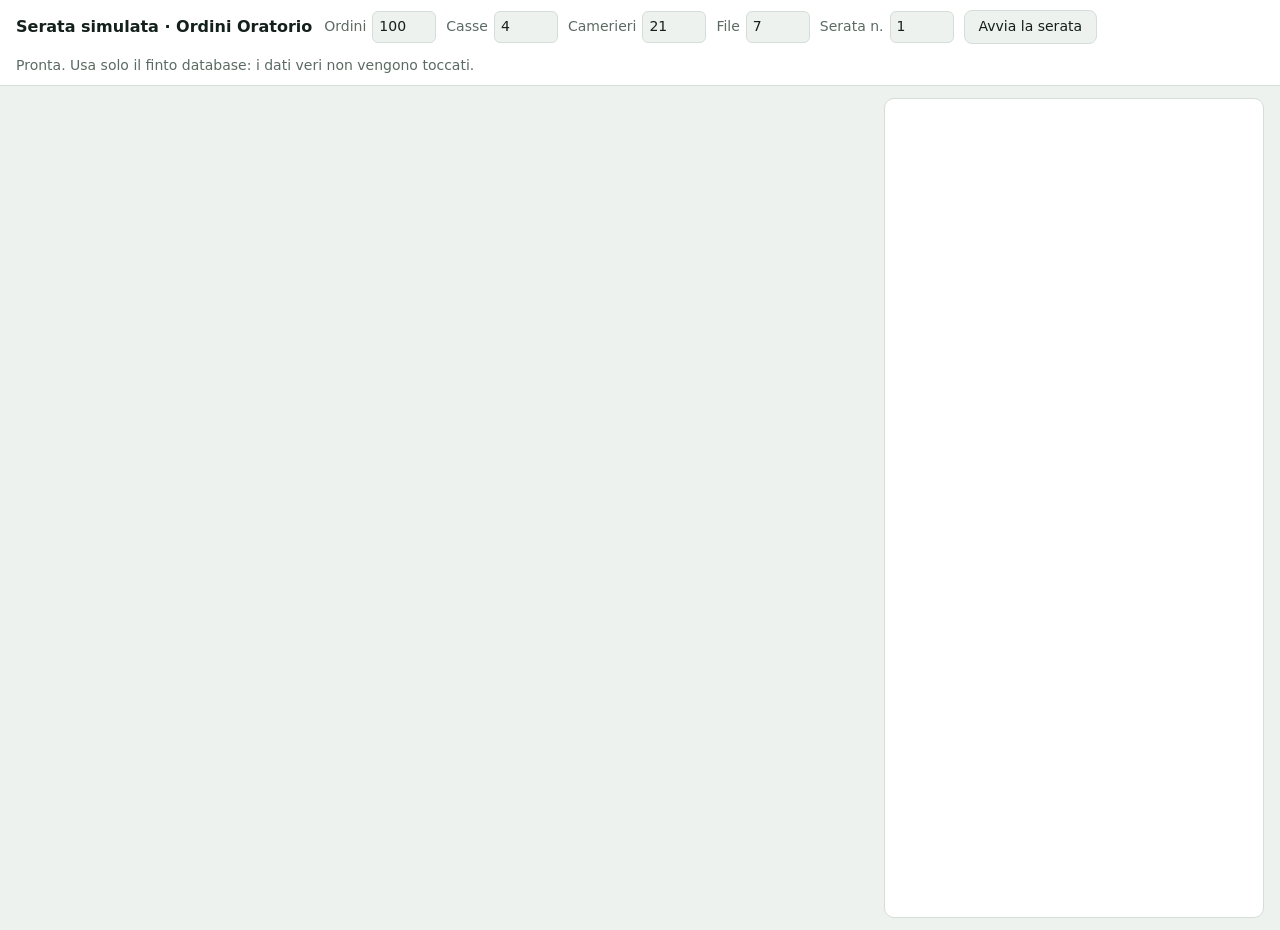
<file: test/serata.html>
<!doctype html>
<html lang="it">
<head>
<meta charset="utf-8">
<meta name="viewport" content="width=device-width,initial-scale=1">
<title>Serata simulata</title>
<style>
:root{--bg:#0f1412;--panel:#18201d;--ink:#e8efe9;--muted:#93a39a;--ok:#4ade80;--ko:#f87171;--warn:#fbbf24;--line:#2a3631}
@media (prefers-color-scheme: light){:root:not([data-theme="dark"]){--bg:#eef2ef;--panel:#fff;--ink:#14201b;--muted:#5b6b63;--ok:#15803d;--ko:#b91c1c;--warn:#a16207;--line:#d5ddd8}}
*{box-sizing:border-box}
body{margin:0;background:var(--bg);color:var(--ink);font:14px/1.4 system-ui,sans-serif}
header{position:sticky;top:0;z-index:2;display:flex;gap:12px;align-items:center;flex-wrap:wrap;padding:10px 16px;background:var(--panel);border-bottom:1px solid var(--line)}
header h1{font-size:16px;margin:0}
button{font:inherit;padding:6px 14px;border-radius:8px;border:1px solid var(--line);background:var(--bg);color:var(--ink);cursor:pointer}
#status{color:var(--muted)}
#opts{display:flex;gap:10px;align-items:center;flex-wrap:wrap}
#opts label{display:flex;gap:6px;align-items:center;color:var(--muted)}
#opts input{width:64px;font:inherit;padding:5px 6px;border-radius:6px;border:1px solid var(--line);background:var(--bg);color:var(--ink)}
main{display:grid;grid-template-columns:minmax(0,1fr) 380px;gap:12px;padding:12px 16px}
@media (max-width:900px){main{grid-template-columns:minmax(0,1fr)}}
#devs{display:flex;flex-wrap:wrap;gap:8px;align-content:flex-start}
.dev{width:176px;height:340px;overflow:hidden;border:1px solid var(--line);border-radius:10px;background:var(--panel)}
.dev .lbl{font-weight:700;font-size:11px;padding:3px 8px;border-bottom:1px solid var(--line);white-space:nowrap;overflow:hidden;text-overflow:ellipsis}
.dev iframe{width:390px;height:720px;border:0;transform:scale(.45);transform-origin:0 0}
#log{height:calc(100vh - 80px);overflow:auto;background:var(--panel);border:1px solid var(--line);border-radius:10px;padding:8px 10px;font:12px/1.45 ui-monospace,Consolas,monospace}
#log .ok{color:var(--ok)} #log .ko{color:var(--ko);font-weight:700} #log .warn{color:var(--warn)} #log .h{font-weight:700;margin-top:6px}
</style>
</head>
<body>
<header><h1>Serata simulata · Ordini Oratorio</h1>
  <form id="opts">
    <label>Ordini <input type="number" name="ordini" min="10" max="600" value="100"></label>
    <label>Casse <input type="number" name="casse" min="1" max="8" value="4"></label>
    <label>Camerieri <input type="number" name="camerieri" min="1" max="28" value="21"></label>
    <label>File <input type="number" name="file" min="1" max="12" value="7"></label>
    <label title="Cambia il numero per avere una serata diversa (stessi numeri = stessa serata)">Serata n. <input type="number" name="seme" min="1" value="1"></label>
    <button id="go" type="submit">Avvia la serata</button>
  </form>
  <span id="status">Pronta. Usa solo il finto database: i dati veri non vengono toccati.</span></header>
<main><div id="devs"></div><div id="log"></div></main>
<script>
/* Serata simulata: apre tutti i "telefoni" (ognuno è l'app vera collegata al finto database)
   e li fa lavorare come in una serata vera, controllando che tutto torni.
   Parametri nell'indirizzo: ?auto=1 &ordini=200 &casse=4 &camerieri=21 &file=7 &seme=123 &step=40 */
(function(){
const P=new URLSearchParams(location.search),STEP=+P.get("step")||40,ORDERS=+P.get("ordini")||200,NCASSE=+P.get("casse")||4,NCAM=+P.get("camerieri")||21,NFILE=+P.get("file")||7;
const $devs=document.getElementById("devs"),$log=document.getElementById("log"),$st=document.getElementById("status");
const sleep=ms=>new Promise(r=>{const end=performance.now()+ms,ch=new MessageChannel();ch.port1.onmessage=()=>{performance.now()>=end?(ch.port1.close(),r()):ch.port2.postMessage(0)};ch.port2.postMessage(0)});
/* caos=1: imprevisti frequenti; caos=2 («estremo»): ancora più spesso, più cambi, più ricariche e, con l'emulatore, telefoni senza rete */
const ESTREMO=P.get("caos")==="2",CAOS=ESTREMO||P.get("caos")==="1",PR=x=>ESTREMO?Math.min(.8,x*5):CAOS?Math.min(.6,x*3):x;
let seed=+P.get("seme")||20261106;const rnd=()=>{seed=(seed*1103515245+12345)%2147483648;return seed/2147483648};
const pick=a=>a[Math.floor(rnd()*a.length)];
const R={ok:0,ko:0,checks:[],issues:[],stats:{},events:[],done:false,error:null,fase:""};window.__report=R;if(P.get("wlog"))window.__wlog=[];
function log(t,cls){const d=document.createElement("div");if(cls)d.className=cls;d.textContent=t;$log.prepend(d);R.events.push(t)}
function check(c,msg,det){c=!!c;if(c){R.ok++;R.checks.push("OK  "+msg)}else{R.ko++;R.checks.push("NO  "+msg+(det?" — "+det:""))}log((c?"✓ ":"✗ ")+msg+(!c&&det?" — "+det:""),c?"ok":"ko");return c}
function issue(m){R.issues.push(m);log("⚠ "+m,"warn")}
const F={};
function addDev(name,label){return new Promise(res=>{const w=document.createElement("div");w.className="dev";w.innerHTML=`<div class="lbl">${label}</div>`;
  const f=document.createElement("iframe");f.src=(EMU?"emu/":"")+"index.html?dev="+name+(EMU?"#k="+EMU_KEY:"");f.title=label;f.onload=()=>{try{const st=f.contentDocument.createElement("style");st.textContent="*{text-transform:none!important}";f.contentDocument.head.appendChild(st)}catch(e){}res()};w.appendChild(f);$devs.appendChild(w);F[name]=f})}
const D=n=>F[n].contentDocument,W=n=>F[n].contentWindow;
async function waitFor(fn,ms,what){const t0=performance.now();ms=ms||4000;while(performance.now()-t0<ms){try{const v=fn();if(v)return v}catch(e){}await sleep(25)}throw new Error("Tempo scaduto: "+(what||String(fn).slice(0,90)))}
const q=(n,s)=>D(n).querySelector(s),qa=(n,s)=>[...D(n).querySelectorAll(s)];
async function click(n,s){const e=typeof s==="string"?await waitFor(()=>q(n,s),3000,`[${n}] ${s}`):s;e.click();await sleep(STEP)}
async function clickText(n,s,t,starts){const e=await waitFor(()=>qa(n,s).find(b=>starts?b.textContent.trim().startsWith(t):b.textContent.trim()===t),3000,`[${n}] ${s} «${t}»`);e.click();await sleep(STEP)}
async function type(n,s,v){const e=typeof s==="string"?await waitFor(()=>q(n,s),3000,`[${n}] ${s}`):s;e.value=v;e.dispatchEvent(new Event("input",{bubbles:true}));e.dispatchEvent(new Event("change",{bubbles:true}));await sleep(STEP)}
const txt=(n,s)=>{const e=q(n,s);return e?e.innerText.replace(/\s+/g," ").trim():""};
/* ?emu=1: l'app vera collegata all'emulatore di Firebase, con le regole vere del database */
const EMU=P.get("emu")==="1",EMU_KEY="EMULATORECODICEPROVA2026",EMU_URL="http://127.0.0.1:9100/.json?ns=giovanichef-65d46-default-rtdb";
function emuReq(method,body){const x=new XMLHttpRequest();x.open(method,EMU_URL,false);x.setRequestHeader("Authorization","Bearer owner");x.send(body==null?null:JSON.stringify(body));return x.status===200?JSON.parse(x.responseText||"null"):null}
const rawDb=()=>EMU?(emuReq("GET")||{}):(JSON.parse(localStorage.getItem("mockdb")||"null")||{});
/* Firebase restituisce gli ordini numerati 1,2,3… come elenco con buchi: li rimetto come oggetto */
const unholes=x=>Array.isArray(x)?Object.fromEntries(x.map((v,i)=>[i,v]).filter(([,v])=>v!=null)):x;
const db=()=>{try{const e=rawDb().ev||{};if(e.ordini)e.ordini=unholes(e.ordini);if(e.annullati)e.annullati=unholes(e.annullati);return e}catch(e){return {}}};
const vals=x=>Object.values(x||{}).filter(Boolean);
const num=s=>Number(String(s).replace(/\./g,"").replace(",","."));
const eur=s=>{const m=String(s).match(/(\d[\d.]*,\d\d)/);return m?num(m[1]):0};
const r2=v=>Math.round(v*100)/100;
const parsePrice0=v=>{const x=parseFloat(String(v||"").replace(",","."));return isFinite(x)?x:0};
const toasts=n=>W(n).__toasts||[];
async function tab(n,role){await click(n,`#tabs button[data-role="${role}"]`)}
async function loginPin(n,nome,pin){await clickText(n,"#l-names button",nome);await type(n,"#l-pin",pin);await click(n,"#l-go");await waitFor(()=>!D(n).getElementById("who").hidden,3000,"accesso "+nome)}
async function joinW(n,code,nome){await waitFor(()=>!D(n).getElementById("v-login").hidden||!D(n).getElementById("v-join").hidden,3000,"schermata accesso "+nome);
  if(D(n).getElementById("v-join").hidden){await type(n,"#l-code",code);await click(n,"#l-code-go")}
  await clickText(n,"#j-list button",nome);await waitFor(()=>!D(n).getElementById("who").hidden,3000,"ingresso "+nome)}
const U=nome=>vals(db().config&&db().config.utenti).find(u=>u.nome===nome);
/* cassa a tasti grandi: «Aggiungi NOME» è un tasto .ctile (aria-label «Aggiungi NOME» o «Aggiungi NOME, esaurito / ne restano N / manca X»); il «−» sta nello scontrino */
const tileBtn=(n,box,name)=>qa(n,`${box} .ctile`).find(b=>{const a=b.getAttribute("aria-label");return a==="Aggiungi "+name||a.startsWith("Aggiungi "+name+", ")});
/* un piatto finito è un tasto spento per il cassiere: non si clicca, e conta come blocco per le porzioni (prima scattava a «Crea ordine») */
async function addTile(n,box,name){const b=await waitFor(()=>tileBtn(n,box,name),3000,`[${n}] tasto «${name}» in ${box}`);
  if(b.disabled){check(b.classList.contains("out")&&/esaurito/.test(b.getAttribute("aria-label")),`In cassa il tasto «${name}» esaurito è spento per il cassiere`,b.getAttribute("aria-label"));STAT.bloccatiPorzioni++;return}
  await click(n,b)}
const lines=box=>box==="#x-sing"||box==="#x-steppers"?"#x-lines":"#c-lines";
const rmBtn=(n,box,name)=>q(n,`${lines(box)} .rminus[aria-label="Togli ${name}"]`);
async function rmTile(n,box,name){await click(n,await waitFor(()=>rmBtn(n,box,name),3000,`[${n}] «Togli ${name}» nello scontrino`))}
const stepVal=(n,box,name)=>{const b=rmBtn(n,box,name);return b?+b.closest(".rline").querySelector(".rn b").textContent.replace(/\D/g,""):0};
/* apre il tastino «+ …» (note, asp, off, split) se è chiuso */
async function openMore(n,k){const b=q(n,`#c-form .cmore[data-more="${k}"]`);if(b&&b.getAttribute("aria-expanded")==="false")await click(n,b)}

/* ---------------- chi lavora stasera ---------------- */
const CASSE=Array.from({length:NCASSE},(_,i)=>({dev:"cassa"+(i+1),nome:"Cassa "+(i+1),pin:String(2001+i)}));
const NOMI=["Luca","Giulia","Paolo","Marco","Sara","Anna","Matteo","Chiara","Davide","Elena","Simone","Marta","Andrea","Sofia","Pietro","Laura","Tommaso","Irene","Giacomo","Alice","Filippo","Beatrice","Nicola","Giorgia","Stefano","Noemi","Federico","Elisa"];
const CAM=NOMI.slice(0,NCAM).map((nome,i)=>({nome,dev:"w-"+nome.toLowerCase(),fila:i%NFILE}));
const PEOPLE=[...CASSE.map(c=>[c.nome,["cassa"],c.pin]),["Capo cucina",["cucina"],"3000"],["Cuoco Primo",["cucina"],"3001",["Primo"]],
  ["Cuoco Fritto",["cucina"],"3002",["Fritto"]],["Cuoco Secondo",["cucina"],"3003",["Secondo"]],["Cuoca Dolci",["cucina"],"3004",["Dolce"]],["Uscita",["uscita"],"6000"],["Bar",["bar"],"4000"],["Capo camerieri",["capo"],"5000"]];
const COOKS=["primo","fritto","secondo","dolce"];
const COGNOMI=["Rossi","Bianchi","Esposito","Romano","Colombo","Ricci","Marino","Greco","Bruno","Gallo","Conti","De Luca","Mancini","Costa","Giordano","Rizzo","Lombardi","Moretti","Barbieri","Fontana","Santoro","Mariani","Rinaldi","Caruso","Ferrara","Galli","Martini","Leone","Longo","Gentile","Martinelli","Vitale","Lombardo","Serra","Coppola","De Santis","Marchetti","Parisi","Villa","Conte"];
let JOIN="",DOLCI=0,VINI=0,FILE_IDS=[];

/* ---------------- PREPARAZIONE ---------------- */
async function setup(){
  R.fase="preparazione";log("— Preparazione della serata —","h");
  await addDev("master","Master (Don Paolo)");
  await waitFor(()=>!D("master").getElementById("v-setup").hidden,5000,"primo avvio");
  await type("master","#s-nome","Don Paolo");await type("master","#s-pin","111111");await type("master","#s-pin2","111111");await click("master","#s-go");
  check(await waitFor(()=>!D("master").getElementById("who").hidden,3000).catch(()=>false),"Primo avvio: il master entra subito");
  await tab("master","listino");
  await waitFor(()=>db().config&&db().config.listino&&qa("master","#l-port .xedit").length===4,4000,"listino convertito (4 piatti)");
  for(const r of ["Primo","Fritto","Secondo","Dolce"]){await type("master","#l-newrep",r);await click("master","#l-addrep")}
  await waitFor(()=>vals(db().config.listino.reparti).length===6,3000,"6 reparti");
  const rid=nm=>vals(db().config.listino.reparti).find(r=>r.nome===nm).id;
  const setSel=async(sel,v)=>{const e=await waitFor(()=>q("master",sel),3000,sel);e.value=v;e.dispatchEvent(new Event("change",{bubbles:true}));await sleep(STEP*2)};
  for(const [id,nome,rep,pr,pb] of [["p-antipasto","Sciatt","Fritto","5",""],["p-primo","Pizzoccheri","Primo","7","5"],["p-secondo","Bresaola","Secondo","9",""],["p-dolce","Torta","Dolce","3",""]]){
    await type("master","#lpn-"+id,nome);await setSel("#lpr-"+id,rid(rep));await type("master","#lps-"+id,pr);if(pb)await type("master","#lpb-"+id,pb)}
  for(const [n,rep,pr] of [["Acqua","Bar","1"],["Caffè","Bar","1"],["Vino","Bar","5"],["Bibita","Bar","2"],["Patatine","Fritto","3"]]){
    await type("master","#l-newport",n);await setSel("#l-newprep",rid(rep));await type("master","#l-newpprice",pr);await click("master","#l-addport");
    await waitFor(()=>vals(db().config.listino.piatti).some(x=>x.nome===n),3000,"piatto "+n)}
  const pid=nm=>vals(db().config.listino.piatti).find(x=>x.nome===nm).id;
  await type("master","#lpm-"+pid("Acqua"),"3");
  {const id=pid("Acqua"),W_=W("master");await sleep(STEP*2);
   check(vals(db().config.listino.piatti).find(x=>x.nome==="Acqua").min===3&&W_.eval(`isLate("${id}",Date.now()-4*60000)&&!isLate("${id}",Date.now()-2*60000)&&isLate("p-primo",Date.now()-16*60000)&&!isLate("p-primo",Date.now()-14*60000)`),
     "«Pronto entro» per piatto: Acqua in ritardo dopo 3 minuti, gli altri dopo 15")}
  // menù fissi: Standard = Sciatt, Pizzoccheri, Bresaola, Torta, Acqua, Caffè; Bambini senza Bresaola e Caffè
  const mid=nm=>vals(db().config.listino.menu).find(m=>m.nome===nm).id;
  await type("master","#lmv-"+mid("Standard"),"15");await type("master","#lmv-"+mid("Bambini"),"9");
  for(const nm of ["Acqua","Caffè"])await click("master",`[data-mp="${mid("Standard")}|${pid(nm)}"]`);
  for(const nm of ["Acqua"])await click("master",`[data-mp="${mid("Bambini")}|${pid(nm)}"]`);
  await click("master",`[data-mp="${mid("Bambini")}|p-secondo"]`);
  await click("master",`[data-repbar="${rid("Bar")}"]`);await click("master",`[data-repbar="${rid("Bar")}"]`);// tolto e rimesso: resta un bar
  {const b=await waitFor(()=>q("master",`[data-delrep="${rid("Cucina")}"]`),3000);await click("master",b);await click("master",q("master",`[data-delrep="${rid("Cucina")}"]`))}
  await waitFor(()=>vals(db().config.listino.reparti).length===5,3000,"reparto Cucina tolto");
  // il Bar in fondo con ↓ (l'ordine è per reparto)
  for(let i=0;i<5;i++){const bi=vals(db().config.listino.reparti).findIndex(r=>r.nome==="Bar");if(bi>=4)break;await click("master",`[data-rdown="${bi}"]`)}
  check(vals(db().config.listino.reparti).map(r=>r.nome).join()==="Primo,Fritto,Secondo,Dolce,Bar"&&W("master").eval("S.L.piatti.map(p=>p.nome).join()")==="Pizzoccheri,Sciatt,Patatine,Bresaola,Torta,Acqua,Caffè,Vino,Bibita",
    "Ordine per reparto (↑↓ sui reparti): i piatti seguono il loro reparto",W("master").eval("S.L.piatti.map(p=>p.nome).join()"));
  {const Lx=db().config.listino,mp=nm=>vals(vals(Lx.menu).find(m=>m.nome===nm).piatti).map(id=>vals(Lx.piatti).find(x=>x.id===id).nome).sort().join(",");
   check(mp("Standard")===["Sciatt","Pizzoccheri","Bresaola","Torta","Acqua","Caffè"].sort().join()&&mp("Bambini")===["Sciatt","Pizzoccheri","Torta","Acqua"].sort().join()&&vals(Lx.menu).map(m=>m.prezzo).join()==="15,9",
     "Menù fissi: Standard (Sciatt, Pizzoccheri, Bresaola, Torta, Acqua, Caffè) 15 €, Bambini 9 €",mp("Standard")+" | "+mp("Bambini"))
   const P_=vals(Lx.piatti);check(P_.length===9&&["Acqua","Caffè","Vino","Bibita"].every(n=>P_.find(x=>x.nome===n).rep===rid("Bar"))&&P_.find(x=>x.nome==="Patatine").rep===rid("Fritto")&&vals(Lx.reparti).filter(r=>r.bar).length===1,
     "Piatti: ognuno con il suo reparto (acqua, caffè, vino al Bar; patatine al Fritto)")
   check(!db().config.menu,"La versione 36 non scrive nel listino della v35 (config/menu)")}
  // un altro primo (solo per i cambi nel menù) e le scelte dell'acqua
  await type("master","#l-newport","Pasta");await setSel("#l-newprep",rid("Primo"));await type("master","#l-newpprice","");await click("master","#l-addport");
  await waitFor(()=>vals(db().config.listino.piatti).some(x=>x.nome==="Pasta"),3000,"piatto Pasta");
  for(const v of ["Naturale","Frizzante"]){await type("master","#lpsc-"+pid("Acqua"),v);await click("master",`[data-pscadd="${pid("Acqua")}"]`);
    await waitFor(()=>vals(vals(db().config.listino.piatti).find(x=>x.nome==="Acqua").scelte).includes(v),3000,"scelta "+v)}
  await waitFor(()=>vals(vals(db().config.listino.piatti).find(x=>x.nome==="Acqua").scelte).length===2,3000,"scelte dell'acqua");
  check(vals(vals(db().config.listino.piatti).find(x=>x.nome==="Acqua").scelte).join()==="Naturale,Frizzante","Listino: l'Acqua ha le scelte Naturale e Frizzante (le decide il cameriere)");
  {// passaggio dal listino della v35: portata con due reparti, portata senza reparto, extra del bar e del Fritto
   const v35={varianti:[{id:"std",nome:"Standard",prezzo:15},{id:"bimbi",nome:"Bambini",prezzo:9}],reparti:[{id:"r1",nome:"Fritto"},{id:"r2",nome:"Secondo"}],
     portate:[{id:"antipasto",nome:"Antipasto",prezzo:4,reparti:[{r:"r1",piatto:"Sciatt"}]},{id:"secondo",nome:"Secondo",menu:["std"],reparti:[{r:"r2",piatto:"Bresaola"},{r:"r1",piatto:"Patatine"}]},{id:"dolce",nome:"Dolce",prezzo:3,colore:"#ff0000"}],
     extra:[{id:"x1",nome:"Acqua",prezzo:1,gruppo:"Bevande"},{id:"x2",nome:"Patatine extra",prezzo:3,rep:"r1"}]};
   const C=W("master").convertV35(v35),nm=id=>(C.piatti.find(x=>x.id===id)||{}).nome,rn=id=>(C.reparti.find(r=>r.id===id)||{}).nome;
   const std=C.menu.find(m=>m.id==="std").piatti.map(nm).join(","),bim=C.menu.find(m=>m.id==="bimbi").piatti.map(nm).join(",");
   const ac=C.piatti.find(x=>x.nome==="Acqua"),pe=C.piatti.find(x=>x.nome==="Patatine extra"),do_=C.piatti.find(x=>x.nome==="Dolce");
   check(std==="Sciatt,Bresaola,Patatine,Dolce"&&bim==="Sciatt,Dolce"&&rn(ac.rep)==="Bar"&&C.reparti.find(r=>r.id===ac.rep).bar&&ac.gruppo==="Bevande"&&rn(pe.rep)==="Fritto"&&rn(do_.rep)==="Cucina"&&do_.prezzo===3&&do_.colore==="#ff0000",
     "Passaggio dal listino v35: menù fatti di piatti, una portata con due reparti diventa due piatti, extra al Bar o al loro reparto",`${std} | ${bim} | ${JSON.stringify(C.reparti)}`)}
  await tab("master","persone");
  for(let i=5;i<=NFILE;i++){await type("master","#u-newfila","Fila "+i);await click("master","#u-addfila")}
  for(let i=4;i>NFILE;i--){await click("master",qa("master","#u-file [data-delfila]").pop());await click("master",qa("master","#u-file [data-delfila]").pop());await waitFor(()=>vals(db().config&&db().config.file).length===i-1,3000,"fila tolta")}
  const nf=()=>vals(db().config&&db().config.file).length||4;
  await waitFor(()=>nf()===NFILE,3000,NFILE+" file");FILE_IDS=vals(db().config.file).length?vals(db().config.file).map(f=>f.id):["f1","f2","f3","f4"];
  for(const [nome,roles,pin,reps] of PEOPLE){
    await type("master","#u-nome",nome);for(const b of qa("master","#u-ruoli button"))b.setAttribute("aria-pressed","false");
    for(const r of roles)await click("master",`#u-ruoli button[data-r="${r}"]`);
    for(const rp of reps||[])await clickText("master","#u-reps button",rp);
    await type("master","#u-pin",pin);await click("master","#u-add");await waitFor(()=>U(nome),3000,"persona "+nome);await waitFor(()=>q("master","#u-nome").value==="",3000,"campo nome libero")}
  for(let f=0;f<NFILE;f++){const names=CAM.filter(c=>c.fila===f).map(c=>c.nome);if(!names.length)continue;
    await type("master","#u-wnames",names.join("\n"));q("master","#u-wfila").value=FILE_IDS[f];await click("master","#u-wadd");await waitFor(()=>names.every(U),3000,"camerieri fila "+(f+1));await waitFor(()=>!q("master","#u-wadd").disabled,3000,"aggiunta finita")}
  check(CAM.every(c=>U(c.nome)&&U(c.nome).fila===FILE_IDS[c.fila]),`${CAM.length} camerieri su ${NFILE} file, ${PEOPLE.length} altre persone (4 cuochi con il loro reparto, l'uscita piatti)`);
  await click("master","#u-joinqr");JOIN=await waitFor(()=>txt("master","#qr-code"),3000,"codice QR");await click("master","#qr-close");
  // porzioni: i dolci finiranno a metà serata, il vino anche
  DOLCI=+(P.get("dolci")||Math.round(ORDERS*1.4));VINI=+(P.get("vini")||Math.round(ORDERS*.35));
  await tab("master","cucina");q("master","#k-stock-box").open=true;await type("master","#sc-p-dolce",String(DOLCI));await click("master",'[data-addp="p-dolce"]');
  await tab("master","bar");q("master","#b-stock-box").open=true;
  const vr=qa("master","#b-stock .xrow").find(r=>r.querySelector("b").textContent==="Vino");vr.querySelector("input").value=String(VINI);await click("master",vr.querySelector("[data-addp]"));
  // prenotazioni
  await tab("master","evento");
  const NP=Math.min(COGNOMI.length,Math.round(ORDERS*.2));
  const rows=COGNOMI.slice(0,NP).map((f,i)=>{const solo=i%9===4;return `Famiglia ${f};${solo?0:2+Math.floor(rnd()*3)};${solo?0:Math.floor(rnd()*3)};${solo?3:0};0;0;${i%6===1?1:0};${solo?"ASPORTO":"PRESENTE"};${i===2?"Parrocchia":""};${i%5===0?"celiaco":i%7===0?"allergia noci":""}`});
  const WW=W("master"),dt=new WW.DataTransfer();dt.items.add(new WW.File(["NOMINATIVO;ADULTI;BAMBINI;SOLO SCIATT;SOLO PIZZOCCHERI;SOLO BRESAOLA;SOLO TORTA;TIPO;OFFERTO;NOTE\n"+rows.join("\n")],"prenotazioni.csv",{type:"text/csv"}));
  const inp=q("master","#i-file");inp.files=dt.files;inp.dispatchEvent(new WW.Event("change"));
  await waitFor(()=>!q("master","#i-map-wrap").hidden,4000,"anteprima import");
  {const nAsp=Math.floor((NP+4)/9),pv=txt("master","#i-preview");
   check(new RegExp(`${NP-nAsp} al tavolo, ${nAsp} d'asporto`).test(pv)&&(NP<5||/Sciatt da soli/.test(pv))&&(NP<2||/Torta da soli/.test(pv))&&!/Colonne non usate/.test(txt("master","#i-basehint")),
     "Import prenotazioni (formato del 21/11): menù, piatti «SOLO …» e TIPO riconosciuti da soli",pv.slice(-160))}
  await click("master","#i-go");
  await waitFor(()=>vals(db().prenotazioni).length===NP,3000,"prenotazioni importate");
  for(const c of CASSE){const id=U(c.nome).id;await waitFor(()=>q("master","#pf-"+id),3000,"fondo "+c.nome);q("master","#pf-"+id).value="100";await click("master",`[data-savepost="${id}"]`)}
  check(Number(db().config.scorte["p-dolce"])===DOLCI&&vals(db().prenotazioni).length===NP&&vals(db().config.cassa.postazioni).filter(p=>p.fondo===100).length===NCASSE,
    `Porzioni (${DOLCI} dolci, ${VINI} vini), ${NP} prenotazioni da Excel, fondo cassa 100 € × ${NCASSE}`);
  W("master").XLSX.writeFile=(wb,name)=>{const X=W("master").XLSX;R.excel={name,fogli:wb.SheetNames,riep:X.utils.sheet_to_json(wb.Sheets["Riepilogo"],{header:1}),tempi:X.utils.sheet_to_json(wb.Sheets["Tempi"]||{},{header:1})}};
  R.fase="accensione telefoni";log("— Accendo i telefoni —","h");
  for(const c of CASSE){await addDev(c.dev,c.nome);await loginPin(c.dev,c.nome,c.pin)}
  for(const [n,l,pin] of [["capocucina","Capo cucina","3000"],["primo","Cuoco Primo","3001"],["fritto","Cuoco Fritto","3002"],["secondo","Cuoco Secondo","3003"],["dolce","Cuoca Dolci","3004"],["uscita","Uscita","6000"],["bar","Bar","4000"],["capo","Capo camerieri","5000"]]){await addDev(n,l);await loginPin(n,l,pin)}
  for(const c of CAM){await addDev(c.dev,`${c.nome} · Fila ${c.fila+1}`);await joinW(c.dev,JOIN,c.nome)}
  check(COOKS.every(n=>q(n,"#tabs").hidden&&!q(n,"#k-reps").hidden)&&q("uscita","#tabs").hidden&&!q("uscita","#p-uscita").hidden,"Cuochi e uscita piatti vedono solo la loro pagina");
  check(qa(CASSE[0].dev,"#c-sing .xgroup").length===5&&qa(CASSE[0].dev,"#c-sing .xgroup > .label").map(x=>x.textContent).join()==="Primo,Fritto,Secondo,Dolce,Bar","In cassa i piatti da soli sono divisi per reparto",qa(CASSE[0].dev,"#c-sing .xgroup > .label").map(x=>x.textContent).join());
  check(qa("uscita","#o-reps button").length===5&&!qa("uscita","#o-reps button").some(b=>/Fila/.test(b.textContent)),"L'uscita piatti filtra per reparto della cucina (Tutti + 4 reparti)");
}

/* ---------------- SERVIZIO ---------------- */
const L={};CASSE.forEach(c=>L[c.dev]={contanti:0,pos:0});
window.__wlog=[];const ORD=[],STAT={cz:{uncall:0,unserve:0,unready:0,reload:0,doppio:0,nonConsegnato:0,banco:0,prezzo:0,ingressi:0},czKo:[],oAnnullaWhy:[],oAnnulla:0,oAnnullaKo:0,kParzKo:[],uniti:0,doppi:0,kScParz:0,kScParzKo:0,kParz:0,divisi:0,parz:0,scalati:0,aspTutto:0,aspConsegnati:0,cambi:0,scelteMosse:0,barVedeScelte:0,prontoUscita:0,aspUscita:0,contiDivisi:0,divisiPiatti:0,divisiPiattiKo:[],offerti:0,barVedePatatine:0,frittoVedeExtra:0,cucinaVedeBar:0,barLavora:0,cambiReparto:0,chiamateTutto:0,tuttoPronto:0,chiamate:0,chiamateFuoriOrdine:0,servite:0,consegnateUscita:0,pronti:0,bloccatiPorzioni:0,confermeAsporto:0,rettifiche:0};
const queueFor={};CAM.forEach(c=>queueFor[c.dev]=[]);
let noDessert=false;
function plan(){
  const offP=new Set(vals(db().prenotazioni).filter(p=>p.offerto).map(p=>p.nome));
  const fam=vals(db().prenotazioni).map(p=>p.nome),aspP=new Set(vals(db().prenotazioni).filter(p=>p.asporto).map(p=>p.nome));const out=[];
  for(let i=0;i<ORDERS;i++){
    const r=rnd(),o={cassa:CASSE[i%NCASSE].dev,pay:rnd()<.35?"pos":"contanti",extra:{},single:{},menu:{}};
    if(fam.length&&r<.3){o.pren=fam.shift()}
    else if(r<.42){o.asp="subito";o.nome="Asporto "+(i+1);o.single[pick(["Sciatt","Pizzoccheri","Bresaola","Torta"])]=1+Math.floor(rnd()*2)}
    else if(r<.46){o.asp="cameriere";o.nome="Asporto tavolo "+(i+1);o.menu.Standard=1+Math.floor(rnd()*2)}
    else{o.nome=pick(["Sig. ","Fam. ","Gruppo "])+pick(COGNOMI);o.menu.Standard=1+Math.floor(rnd()*4);if(rnd()<.4)o.menu.Bambini=1+Math.floor(rnd()*2)}
    if(rnd()<.6)o.single[pick(["Acqua","Vino","Bibita"])]=1+Math.floor(rnd()*3);
    if(rnd()<.2)o.single["Patatine"]=1+Math.floor(rnd()*2);
    if(!o.asp&&!o.pren&&(o.menu.Standard||0)>=2&&rnd()<.3){o.cambi=[{da:"Pizzoccheri",a:"Pasta",q:o.menu.Standard>=3&&rnd()<.5?2:1}];if(rnd()<.4)o.cambi.push({da:"Caffè",a:"Bibita",q:1});if(rnd()<.5)o.cambi.push({da:"Sciatt",a:"Niente",q:1,scala:CAOS||rnd()<.5})}
    if(rnd()<.12)o.off=pick([2,5,10]);
    if(!o.asp&&!o.pren){const z=rnd();if(z<.06){o.offer=true;o.off=0}else if(z<.16)o.split=true}
    if(o.pren&&offP.has(o.pren)){o.offer=true;o.prenOffer=true;o.off=0}
    if((!o.asp||o.asp==="cameriere")&&!aspP.has(o.pren))o.waiter=pick(CAM).dev;
    out.push(o)}
  while(fam.length){const pr=fam.shift();out.push({cassa:CASSE[0].dev,pay:"contanti",extra:{},single:{},menu:{},pren:pr,waiter:aspP.has(pr)?null:pick(CAM).dev,...(offP.has(pr)?{offer:true,prenOffer:true}:{})})}
  /* una famiglia arriva in due volte: prima tutti meno uno, poi l'ultimo */
  {const stdId=(vals(db().config.listino.menu).find(m=>m.nome==="Standard")||{}).id,pz=vals(db().prenotazioni).find(p=>!p.asporto&&!p.offerto&&vals(p.righe).some(r=>r.id===stdId&&r.qta>=2));
   const o1=pz&&out.find(o=>o.pren===pz.nome);if(o1){o1.parz=true;PARZ.nome=pz.nome;PARZ.std=vals(pz.righe).find(r=>r.id===stdId).qta;PARZ.stdId=stdId;
     out.push({cassa:CASSE[1%NCASSE].dev,pay:"contanti",extra:{},single:{},menu:{},pren:pz.nome,rest:true,waiter:o1.waiter||pick(CAM).dev})}}
  return out;
}
const PARZ={};
/* quando i dolci finiscono il master crea i menù senza dolce */
async function ensureNoDessert(){
  if(noDessert)return;noDessert=true;log("Le torte sono finite: il master crea «Standard senza dolce» (13 €) e «Bambini senza dolce» (7 €)","warn");
  const prev=D("master").querySelector("#tabs button[aria-selected='true']").dataset.role;
  await tab("master","listino");
  for(const [n,p,base] of [["Standard senza dolce","13","Standard"],["Bambini senza dolce","7","Bambini"]]){
    await type("master","#l-newvar",n);await type("master","#l-newprice",p);
    const M0=vals(db().config.listino.menu).find(m=>m.nome===base);
    for(const id of vals(M0.piatti).filter(x=>x!=="p-dolce")){const chip=q("master",`#l-newports button[data-np="${id}"]`);if(chip.getAttribute("aria-pressed")!=="true")await click("master",chip)}
    await click("master","#l-addvar");await waitFor(()=>vals(db().config.listino.menu).some(v=>v.nome===n),3000,"menù "+n);await waitFor(()=>q("master","#l-newvar").value==="",3000,"campo menù libero")}
  const V=vals(db().config.listino.menu);
  check(V.length===4&&V.filter(v=>v.nome.includes("senza")).every(v=>!vals(v.piatti).includes("p-dolce")&&vals(v.piatti).length>=3),"Menù senza dolce creati: non comprendono la Torta");
  await tab("master",prev);
}
async function fixStock(n,msg){
  if(/Torta/.test(msg)){await ensureNoDessert();await waitFor(()=>tileBtn(n,"#c-steppers","Standard senza dolce"),3000,"menù senza dolce in cassa");
    for(const m of ["Standard","Bambini"]){const k=stepVal(n,"#c-steppers",m);for(let i=0;i<k;i++){await rmTile(n,"#c-steppers",m);await addTile(n,"#c-steppers",m+" senza dolce")}}
    const d=stepVal(n,"#c-sing","Torta");for(let i=0;i<d;i++)await rmTile(n,"#c-sing","Torta")}
  if(/Vino/.test(msg)){const v=stepVal(n,"#c-sing","Vino");for(let i=0;i<v;i++)await rmTile(n,"#c-sing","Vino")}
}
async function createOrder(o){
  const n=o.cassa,menuName=m=>noDessert?m+" senza dolce":m;
  if(o.pren){await type(n,"#c-nome",o.pren.replace("Famiglia ",""));await click(n,await waitFor(()=>qa(n,"#c-results button[data-pren]:not([disabled])").find(b=>b.querySelector("b").textContent===o.pren),3000,"prenotazione "+o.pren));
    if(o.parz){await rmTile(n,"#c-steppers",noDessert?"Standard senza dolce":"Standard");STAT.parz++;PARZ.noD=noDessert}
    if(o.rest&&!PARZ.noD){check(W(n).eval("Object.values(S.qty).reduce((a,b)=>a+b,0)")===1&&/in parte/.test(txt(n,"#c-sel")),`Prenotazione «${o.pren}» arrivata in parte: in cassa la ritrovo con solo quello che manca`);STAT.parz++}}
  else await type(n,"#c-nome",o.nome);
  for(const [k,v] of Object.entries(o.menu))for(let i=0;i<v;i++)await addTile(n,"#c-steppers",menuName(k));
  for(const [k,v] of Object.entries(o.single)){if(noDessert&&k==="Torta")continue;for(let i=0;i<v;i++)await addTile(n,"#c-sing",k)}
  for(const cb of (o.cambi||[])){if(!q(n,"#c-lines button[data-cadd]"))break;await click(n,"#c-lines button[data-cadd]");
    const selT=async(f,t)=>{const e=q(n,`#c-lines select[data-cf="${f}"]`);if(!e)return;const op=[...e.options].find(x=>x.textContent.startsWith(t));if(!op)return;e.value=op.value;e.dispatchEvent(new Event("change",{bubbles:true}));await sleep(STEP)};
    await selT("m","Standard");await selT("da",cb.da);await selT("a",cb.a);for(let i=1;i<cb.q;i++)await click(n,'#c-lines button[data-cfq="1"]');if(cb.scala){await click(n,'#c-lines button[data-cfp="1"]');STAT.scalati++}
    await click(n,'#c-lines button[data-cfok]');STAT.cambi++}
  if(o.asp){await openMore(n,"asp");const c=q(n,"#c-asp");c.checked=true;c.dispatchEvent(new Event("change"));await sleep(STEP);if(o.asp==="cameriere")await click(n,'#c-aspmode button[data-m="cameriere"]')}
  if(o.offer){if(!o.prenOffer){await click(n,'#c-pay button[data-pay="offerto"]');await type(n,"#c-offby","Parrocchia")}
    else check(q(n,'#c-pay button[data-pay="offerto"]').getAttribute("aria-pressed")==="true"&&q(n,"#c-offby").value==="Parrocchia",`Prenotazione «${o.pren}» offerta: in cassa è già «Offerto da Parrocchia»`)}
  else await click(n,`#c-pay button[data-pay="${o.pay}"]`);
  if(o.off){await openMore(n,"off");await type(n,"#c-off",String(o.off))}
  if(o.split&&!q(n,"#c-paybox").hidden){await openMore(n,"split");
    /* per piatti serve almeno due cose nell'ordine: con un piatto solo si divide a importi */
    const nItems=W(n).eval("splitLines().reduce((a,l)=>a+l.qta,0)");
    if(STAT.contiDivisi%2===0||nItems<2){await click(n,'#c-smode button[data-smode="importi"]');await type(n,"#c-nparts","2");await click(n,"#c-equal");o.splitMode="importi"}
    else{/* per piatti: la parte 1 paga un menù (o il primo piatto), la parte 2 tutto il resto */
      await click(n,'#c-partlist .part[data-pi="0"] button[data-pq][data-d="1"]:not([disabled])');await click(n,'#c-partlist .part[data-pi="1"] button[data-prest]');o.splitMode="piatti";
      o.p0=W(n).eval("S.parts[0].i");await type(n,'#c-partlist .part[data-pi="0"] input[data-pf="r"]',String(Math.ceil(o.p0/10)*10||10));o.p0exp=W(n).eval("splitLines()[0].p")+parsePrice0(q(n,"#c-off").value)}
    await click(n,'#c-partlist .part[data-pi="1"] button[data-pm="pos"]');
    if(o.splitMode==="importi"){const p0=W(n).eval("S.parts[0].i");await type(n,'#c-partlist .part[data-pi="0"] input[data-pf="r"]',String(Math.ceil(p0/10)*10))}}
  const before=new Set(Object.keys(db().ordini||{}));
  for(let i=0;i<6;i++){
    const due=q(n,"#c-paybox").hidden?0:eur(txt(n,"#c-total"));o.due=due;
    if(due>0&&o.pay==="contanti"&&!o.offer&&!o.split&&eur(q(n,"#c-ric").value.replace(".",","))<due)await type(n,"#c-ric",String(Math.ceil(due/10)*10));
    if(!qa(n,"#c-lines .rminus").length){o.vuoto=true;break}
    await click(n,"#c-create");const m=txt(n,"#c-msg");
    if(/esaurito|ne restano solo/.test(m)){STAT.bloccatiPorzioni++;o.bloccato=m;await fixStock(n,m);continue}
    if(/Asporto diretto/.test(m)){STAT.confermeAsporto++;continue}
    /* le porzioni finite hanno cambiato i menù: il conto diviso per piatti va rifatto, qui a importi uguali */
    if(/Da assegnare a una parte|Parte \d+: scrivi l'importo|Le parti fanno/.test(m)&&o.split){await click(n,'#c-smode button[data-smode="importi"]');await type(n,"#c-nparts","2");await click(n,"#c-equal");
      const p0=W(n).eval("S.parts[0].i");if(W(n).eval("S.parts[0].m")==="contanti")await type(n,'#c-partlist .part[data-pi="0"] input[data-pf="r"]',String(Math.ceil(p0/10)*10||10));
      if(W(n).eval("S.parts[1].m")==="contanti"){const p1=W(n).eval("S.parts[1].i");await type(n,'#c-partlist .part[data-pi="1"] input[data-pf="r"]',String(Math.ceil(p1/10)*10||10))}
      o.splitMode="importi";continue}
    if(/Aggiungi almeno/.test(m)){o.vuoto=true;q(n,"#c-sel-x")&&!q(n,"#c-sel").hidden&&q(n,"#c-sel-x").click();q(n,"#c-nome").value="";break}
    break}
  if(o.vuoto){log(`Ordine saltato (dopo aver tolto il finito non restava niente): ${o.nome||o.pren}`);
    if(!q(n,"#c-sel").hidden)q(n,"#c-sel-x").click();q(n,"#c-nome").value="";q(n,"#c-off").value="";q(n,"#c-ric").value="";
    const c=q(n,"#c-asp");if(c.checked){c.checked=false;c.dispatchEvent(new Event("change"))}await sleep(STEP);return null}
  const nn=await waitFor(()=>(()=>{const O_=db().ordini||{};return Object.keys(O_).find(k=>!before.has(k)&&O_[k])})(),3000,"nuovo ordine").catch(()=>null);
  if(!nn){check(false,"Ordine creato: "+(o.nome||o.pren),txt(n,"#c-msg"));return null}
  o.n=+nn;const real=await waitFor(()=>(db().ordini||{})[nn],3000,"ordine "+nn);o.due=r2((real.incassato||0)+(real.offerta||0));
  if(real.pagamenti){vals(real.pagamenti).forEach(p=>{if(p.m!=="offerto")L[n][p.m==="pos"?"pos":"contanti"]=r2(L[n][p.m==="pos"?"pos":"contanti"]+p.i)});o.pay=real.metodo==="pos"?"pos":"contanti"}
  else L[n][o.pay]=r2(L[n][o.pay]+o.due);
  if(o.split){STAT.contiDivisi++;if(o.splitMode==="piatti"){STAT.divisiPiatti++;const P0=vals(real.pagamenti)[0]||{};if(!(Math.abs(o.p0-o.p0exp)<.01&&Math.abs(P0.i-o.p0)<.01&&P0.cosa))STAT.divisiPiattiKo.push(`n. ${o.n}: parte 1 ${o.p0} (atteso ${o.p0exp}), cosa «${P0.cosa||""}»`)}}if(o.offer)STAT.offerti++;
  if(o.waiter)queueFor[o.waiter].push(o.n);ORD.push(o);return o;
}
async function waiterAdd(w,force){
  const n=force||queueFor[w].shift();if(!n)return false;
  await type(w,"#w-num",String(n));await click(w,"#w-open");
  const add=await waitFor(()=>(!q(w,"#w-prev").hidden&&q(w,"#w-add"))||(txt(w,"#w-msg")&&{msg:txt(w,"#w-msg")}),2000,"anteprima n. "+n).catch(()=>null);
  if(add&&add.msg&&/non esiste/.test(add.msg)&&!(db().annullati||{})[n]){queueFor[w].push(n);return true}
  if(!add||add.msg){if(!(db().annullati||{})[n])issue(`${w}: non riesce ad aggiungere il n. ${n}: ${add&&add.msg}`);return true}
  await click(w,add);return true;
}
async function waiterAct(w){
  const cards=qa(w,"#w-tables [data-card]");
  for(const c of cards){const s=c.querySelector('.cact button[data-set$="|servita"]:not([disabled])');if(s&&rnd()<.8){await click(w,s);STAT.servite++;return true}}
  const cand=cards.filter(c=>c.querySelectorAll(".pill.call").length<3&&(c.querySelector('button[data-set$="|chiamata"]:not([disabled])')||c.querySelector("[data-wtab] .rdot")));
  if(!cand.length||rnd()<.3)return false;
  const c=pick(cand),own=[...c.querySelectorAll('button[data-set$="|chiamata"]:not([disabled])')],tabs=[...c.querySelectorAll("[data-wtab]")].filter(b=>b.querySelector(".rdot")&&b.getAttribute("aria-pressed")!=="true");
  if(tabs.length&&(!own.length||rnd()<.3)){await click(w,pick(tabs));STAT.cambiReparto++;return true}
  if(!own.length)return false;
  const sp=[...c.querySelectorAll('input.qtyin[data-wqi]')].find(x=>+x.value>1);if(sp&&rnd()<PR(.12)){const key=sp.dataset.wqi;await type(w,sp,String(+sp.value-1));
    const cp=await waitFor(()=>q(w,`button[data-callpart="${key}"]`),3000,"chiama una parte");await click(w,cp);STAT.divisi++;STAT.chiamate++;return true}
  const plus=c.querySelector('.wsc button[data-d="1"]:not([disabled])');if(plus&&rnd()<.5){await click(w,plus);STAT.scelteMosse++;return true}
  const all=c.querySelector("button[data-callall]:not([disabled])");
  if(all&&rnd()<.5){await click(w,all);STAT.chiamateTutto++;STAT.chiamate++;return true}
  const bt=rnd()<.75?own[0]:pick(own),[bn,bk]=bt.dataset.set.split("|");
  const exp=W(w).eval(`(()=>{const o=orderByNum(${bn}),k=${JSON.stringify(bk)},b=kBase(k);return Object.entries(o.portate||{}).some(([x,p])=>x!==k&&kBase(x)===b&&p.stato==="chiamata"&&Object.values(p.rep||{}).every(v=>!v||v.s==="chiamata"))})()`);
  STAT.chiamate++;await click(w,bt);
  if(exp){const one=()=>W(w).eval(`(()=>{const o=orderByNum(${bn}),b=kBase(${JSON.stringify(bk)});return Object.entries(o.portate||{}).filter(([x,p])=>kBase(x)===b&&p.stato==="chiamata"&&Object.values(p.rep||{}).every(v=>!v||v.s==="chiamata")).length<=1})()`);
    let ok=false;for(let i=0;i<20&&!ok;i++){ok=one();if(!ok)await sleep(50)}if(ok)STAT.uniti++;else STAT.doppi++}return true;
}
let unreadyDone=false;
async function cookAct(n){
  if(n==="fritto"&&/Patatine/i.test(txt(n,"#k-queue")))STAT.frittoVedeExtra++;
  if(COOKS.some(c=>/Acqua|Caffè|Vino/i.test(txt(c,"#k-queue"))))STAT.cucinaVedeBar++;
  {const m=[...qa(n,'#k-queue input.qtyin[data-kqi]')].find(x=>+x.value>1);if(m&&rnd()<PR(.15)){const key=m.dataset.kqi,qq=+m.value,xx=Math.max(1,Math.floor(qq/2));await type(n,m,String(xx));
    const rb=await waitFor(()=>qa(n,"#k-queue button[data-rset]:not([disabled])").find(x=>x.dataset.rset.startsWith(key+"|")&&/^Pronti \d/i.test(x.textContent.trim())),EMU?10000:3000,"pronti in parte").catch(()=>null);
    if(!rb){STAT.kParzSkip=(STAT.kParzSkip||0)+1;return}await click(n,rb);await sleep(400);STAT.kParz++;STAT.pronti++;
    const [kn,kk]=key.split("|"),rest=W(n).eval(`(()=>{const o=orderByNum(${kn}),b=kBase(${JSON.stringify(kk)});return Object.keys(o.portate||{}).filter(x=>kBase(x)===b&&x!==${JSON.stringify(kk)}).reduce((a,x)=>a+cop(righeFor(o,x)),0)+(o.portate[${JSON.stringify(kk)}]&&o.portate[${JSON.stringify(kk)}].stato==="chiamata"?cop(righeFor(o,${JSON.stringify(kk)})):0)})()`);
    if(rest<qq-xx)STAT.kParzKo.push(`n.${kn} ${kk}: ${xx} su ${qq}, restano ${rest} `+W(n).eval(`(()=>{const o=orderByNum(${kn}),b=kBase(${JSON.stringify(kk)});return JSON.stringify({p:Object.fromEntries(Object.entries(o.portate||{}).filter(([x])=>kBase(x)===b).map(([x,v])=>[x,v.stato+" q="+cop(righeFor(o,x))+(v.rep?" rep="+Object.values(v.rep).map(r=>r.s).join(","):"")])),dopo:o.dopo||null,tot:cop(righeAll(o,b))})})()`)+" scritture:"+(window.__wlog||[]).filter(x=>String(x[1]).includes("ordini/"+kn)).slice(-8).map(x=>x.slice(0,3).join(" ")).join(" ; "))}}
  for(let i=0;i<3;i++){const b=q(n,"#k-queue button[data-rsetall]:not([disabled])")||q(n,"#k-queue button[data-rset]:not([disabled])");if(!b||rnd()<.35)break;if(b.dataset.rsetall)STAT.tuttoPronto++;await click(n,b);STAT.pronti++}
  if(!unreadyDone&&n==="fritto"&&STAT.pronti>30){const u=q(n,"#k-ready button[data-runready]");if(u){await click(n,u);await click(n,u);unreadyDone=true;log("Il Fritto annulla un «pronto» (ripensamento)")}}
}
async function barAct(){if(/Frizzante|Naturale/.test(txt("bar","#b-queue")))STAT.barVedeScelte++;if(/Patatine|Pizzoccheri/i.test(txt("bar","#b-queue")+txt("bar","#b-ready")))STAT.barVedePatatine++;if(/Acqua|Caffè|Vino|Bibita/i.test(txt("bar","#b-queue")))STAT.barLavora++;
  {const f=qa("bar","#b-queue input.qtyin[data-kqs]").find(x=>+x.value>0&&[...x.closest(".kscq").querySelectorAll("input.qtyin")].some(y=>y!==x&&+y.value>0));if(f&&rnd()<.3){const [n,k,i]=f.dataset.kqs.split("|"),nome=W("bar").eval(`kScList(orderByNum(${n}),${JSON.stringify(k)})[${i}].n`);
    await type("bar",f,"0");const rb=await waitFor(()=>qa("bar","#b-queue button[data-rset]:not([disabled])").find(x=>x.dataset.rset.startsWith(n+"|"+k+"|"))||qa("bar","#b-queue button[data-rsetall]:not([disabled])").find(x=>x.dataset.rsetall.startsWith(n+"|")),EMU?10000:3000,"pronti per scelta");
    await click("bar",rb);await sleep(40);const rest=W("bar").eval(`Object.entries(orderByNum(${n}).portate).filter(([kk,p])=>kBase(kk)===kBase(${JSON.stringify(k)})&&kk!==${JSON.stringify(k)}&&p.stato==="chiamata").some(([kk,p])=>toArr(p.sc).some(x=>x&&x.n===${JSON.stringify(nome)}&&x.q>0))`);
    if(rest)STAT.kScParz++;else STAT.kScParzKo++}}
  for(let i=0;i<3;i++){const b=q("bar","#b-queue button[data-rsetall]:not([disabled])")||q("bar","#b-queue button[data-rset]:not([disabled])");if(!b||rnd()<.3)break;await click("bar",b)}}
async function uscitaAct(){
  const ac=q("uscita","#o-ready button[data-ocons]:not([disabled])");if(ac){const n=Number(ac.dataset.ocons),card=ac.closest(".kcard"),o=W("uscita").eval(`orderCourses(orderByNum(${n})).filter(c=>c.p.stato!=="servita").length`);
    if(card.querySelectorAll("li").length===o&&o>0)STAT.aspTutto=Math.max(STAT.aspTutto,o);if(rnd()<.5){await click("uscita",ac);await sleep(30);
      if(W("uscita").eval(`orderCourses(orderByNum(${n})).every(c=>c.p.stato==="servita")`))STAT.aspConsegnati++}}const un=q("uscita",'#o-ready button[data-ounready]:not([disabled])');if(un&&(CAOS||STAT.oAnnulla<3)&&rnd()<PR(.05)&&(((db().ordini||{})[un.dataset.ounready.split("|")[0]]||{}).portate||{})[un.dataset.ounready.split("|")[1]]&&db().ordini[un.dataset.ounready.split("|")[0]].portate[un.dataset.ounready.split("|")[1]].stato==="pronta"){const [an,ak]=un.dataset.ounready.split("|");await click("uscita",un);await sleep(200);const un2=q("uscita",`#o-ready button[data-ounready="${an}|${ak}"]`);if(un2)await click("uscita",un2);
    const offU=OFF&&OFF.d==="uscita",pend0=W("uscita").eval(`[...S.pending].join(",")`),t0u=performance.now();
    for(let i=0;i<60;i++){if(W("uscita").eval(`((orderByNum(${an}).portate||{})[${JSON.stringify(ak)}]||{}).stato`)!=="pronta")break;await sleep(50)}
    if(W("uscita").eval(`((orderByNum(${an}).portate||{})[${JSON.stringify(ak)}]||{}).stato`)==="pronta")STAT.oAnnullaWhy.push(`[uscita ${offU?"SENZA RETE":"in rete"}, secondo tocco ${un2?"sì":"NO"}, in sospeso prima: «${pend0}», dopo: «${W("uscita").eval(`[...S.pending].join(",")`)}», ${Math.round(performance.now()-t0u)} ms]`);
    const st=W("uscita").eval(`(()=>{const o=orderByNum(${an}),k=${JSON.stringify(ak)},p=(o.portate||{})[k];if(p)return p.stato;return Object.keys(o.portate||{}).some(x=>kBase(x)===kBase(k)&&o.portate[x].stato==="chiamata")?"unito":"sparito"})()`);
    if(st==="chiamata"||st==="unito")STAT.oAnnulla++;else if(st==="servita"&&/già portato/.test(toasts("uscita").slice(-3).join(" ")))STAT.oAnnullaPortato=(STAT.oAnnullaPortato||0)+1;else{STAT.oAnnullaKo++;STAT.oAnnullaWhy.push(`n.${an} ${ak}: ${st}`)}return}
  const b=q("uscita",'#o-ready button[data-set$="|servita"]:not([disabled])');if(b&&rnd()<.25){await click("uscita",b);STAT.consegnateUscita++}
  const r=q("uscita",'#o-wip button[data-oready]:not([disabled])');if(r&&rnd()<.08){const [n,k]=r.dataset.oready.split("|");await click("uscita",r);await sleep(30);
    const st=W("uscita").eval(`(orderByNum(${n}).portate["${k}"]||{}).stato`);if(st==="pronta")STAT.prontoUscita++}
  if(!STAT.aspUscita){const a=W("uscita").eval(`flatCourses("chiamata").concat(flatCourses("pronta")).filter(c=>c.o.asportoSubito).length`);
    if(a&&qa("uscita","#o-wip .kwho, #o-ready .nm").some(x=>x.textContent==="Asporto"))STAT.aspUscita=1}}
/* modalità caos: ripensamenti, telefoni che si ricaricano, doppi tocchi */
const stOf_=(dev,n,k)=>W(dev).eval(`(()=>{const o=orderByNum(${n});const p=o&&(o.portate||{})[${JSON.stringify(k)}];return p?p.stato:"sparito"})()`);
async function waitSt(dev,n,k,ok,ms=1500){let st;for(let i=0;i<ms/50;i++){st=stOf_(dev,n,k);if(ok.includes(st))return st;await sleep(50)}return st}
/* estremo con l'emulatore: un telefono perde la rete per qualche secondo e continua a lavorare; quando torna deve rimettersi in pari */
let OFF=null;
async function backOnline(){if(!OFF)return;const d=OFF.d;OFF=null;try{W(d).firebase.database().goOnline()}catch(e){}
  let on=false;for(let i=0;i<300&&!on;i++){await sleep(50);try{on=!!W(d).eval("S.online")}catch(e){}}
  if(on)STAT.cz.offline=(STAT.cz.offline||0)+1;else STAT.czKo.push(`rete ${d}: non si ricollega`)}
async function caosAct(tick){
  const devs=[...CAM.map(c=>c.dev),...COOKS,"bar","uscita"];
  if(ESTREMO&&EMU){if(OFF&&performance.now()>OFF.until)await backOnline();
    else if(!OFF&&rnd()<.06){const d=pick(devs);try{W(d).firebase.database().goOffline();OFF={d,until:performance.now()+2000+rnd()*6000}}catch(e){}}}
  /* cameriere: chiama e poi ci ripensa */
  if(rnd()<.25){const w=pick(CAM).dev,b=q(w,'button[data-uncall]:not([disabled])');if(b){const [n,k]=b.dataset.uncall.split("|");
    if(stOf_(w,n,k)==="chiamata"&&W(w).eval(`Object.values(((orderByNum(${n}).portate||{})[${JSON.stringify(k)}]||{}).rep||{}).every(v=>!v||v.s==="chiamata")`)){
      await click(w,b);await sleep(100);const b2=q(w,`button[data-uncall="${n}|${k}"]`);if(b2)await click(w,b2);const st=await waitSt(w,n,k,["attesa"]);
      if(st==="attesa")STAT.cz.uncall++;else if(!["pronta","servita"].includes(st))STAT.czKo.push(`annulla chiamata n.${n} ${k}: ${st}`)}}}
  /* cameriere: «Non portato» */
  if(rnd()<.25){const w=pick(CAM).dev,b=q(w,'button[data-unserve]:not([disabled])');if(b){const [n,k]=b.dataset.unserve.split("|");
    if(stOf_(w,n,k)==="servita"){await click(w,b);const st=await waitSt(w,n,k,["pronta"]);if(st==="pronta")STAT.cz.unserve++;else STAT.czKo.push(`non portato n.${n} ${k}: ${st}`)}}}
  /* cucina: «pronto» per sbaglio, poi Annulla */
  if(rnd()<.25){const c=pick(COOKS),u=q(c,"#k-ready button[data-runready]:not([disabled])");if(u){const [n,k,r]=u.dataset.runready.split("|");
    const rs=()=>W(c).eval(`(()=>{const p=(orderByNum(${n}).portate||{})[${JSON.stringify(k)}];const o=orderByNum(${n});return p?(p.stato==="servita"?"servita":((p.rep||{})[${JSON.stringify(r)}]||{}).s||p.stato):(Object.entries(o.portate||{}).some(([x,q])=>kBase(x)===kBase(${JSON.stringify(k)})&&q.stato==="chiamata")?"chiamata":"sparito")})()`);
    if(rs()==="pronta"){await click(c,u);await sleep(100);const u2=q(c,`#k-ready button[data-runready="${n}|${k}|${r}"]`);if(u2)await click(c,u2);
      let st;for(let i=0;i<30;i++){st=rs();if(st!=="pronta")break;await sleep(50)}
      if(st==="chiamata")STAT.cz.unready++;else if(st!=="servita")STAT.czKo.push(`annulla pronto n.${n} ${k}: ${st}`)}}}
  /* un telefono si ricarica a metà serata */
  if(rnd()<(ESTREMO?.15:.08)){const d=pick(devs),role=W(d).eval("S.role");F[d].contentWindow.location.reload();
    let ok=false;for(let i=0;i<400&&!ok;i++){await sleep(50);try{ok=W(d).eval("typeof S!=='undefined'&&typeof orderByNum==='function'&&typeof renderAll==='function'&&S.role")===role&&!!W(d).eval("document.querySelector('section[id^=p-]:not([hidden])')")}catch(e){}}
    if(ok)STAT.cz.reload++;else STAT.czKo.push(`ricarica ${d} (${role}): non riparte`)}
  /* uscita: «Non consegnato» da «Appena consegnati» */
  if(rnd()<.2){const b=q("uscita",'#o-done button[data-unserve]:not([disabled])');if(b){const [n,k]=b.dataset.unserve.split("|");
    if(stOf_("uscita",n,k)==="servita"){await click("uscita",b);const st=await waitSt("uscita",n,k,["pronta"]);if(st==="pronta")STAT.cz.nonConsegnato++;else STAT.czKo.push(`non consegnato n.${n} ${k}: ${st}`)}}}
  /* bar «Al banco»: un ordine che nessun cameriere ha ancora preso */
  if(rnd()<.1){const n=W("bar").eval(`(()=>{const o=ordersArr().find(o=>!ownerId(o)&&!o.asporto&&barLeft(o).length&&barLeft(o).every(c=>(c.p.stato||"attesa")==="attesa"));return o?o.numero:0})()`);
    if(n){await type("bar","#b-num",String(n));const d=await waitFor(()=>q("bar","#b-dato:not([disabled])"),2000,"Dato").catch(()=>null);
      if(d){await click("bar",d);let left=1;for(let i=0;i<30&&left;i++){await sleep(50);left=W("bar").eval(`barLeft(orderByNum(${n})).length`)}
        if(!left)STAT.cz.banco++;else STAT.czKo.push(`al banco n.${n}: restano ${left} cose del bar`)}
      await type("bar","#b-num","")}}
  /* master: cambia un prezzo del listino a serata in corso (e lo rimette); gli ordini già fatti non cambiano */
  if(rnd()<.04){const before={};vals(db().ordini||{}).forEach(o=>{before[o.numero]=o.importo});const mr=W("master").eval("S.role");await tab("master","listino");
    const inp=qa("master",'input[id^="lmv-"]')[1];if(inp){const old=inp.value;await type("master",inp,"9,50");await sleep(200);
      const ok1=W("master").eval(`(S.varianti||[]).some(v=>v.prezzo===9.5)`);const i2=q("master",`#${inp.id}`);await type("master",i2,old);await sleep(200);
      const ok2=!W("master").eval(`(S.varianti||[]).some(v=>v.prezzo===9.5)`),rej=/rifiut/i.test(txt("master","#l-vmsg"));
      const same=vals(db().ordini||{}).every(o=>before[o.numero]==null||before[o.numero]===o.importo);
      if(ok1&&ok2&&!rej&&same)STAT.cz.prezzo++;else STAT.czKo.push(`prezzo listino: salvato ${ok1}, rimesso ${ok2}, rifiutato ${rej}, ordini invariati ${same}`)}
    if(mr&&mr!=="listino")await tab("master",mr)}
  /* capo camerieri: chiude e riapre gli ingressi (una volta crea anche un nuovo QR) */
  if(rnd()<.03){const cr=W("capo").eval("S.role");await tab("capo","persone");const c=q("capo","#u-close");if(c&&!c.disabled){await click("capo",c);const t1=txt("capo","#u-close");await click("capo","#u-close");const t2=txt("capo","#u-close");
    let qr=true;if(!STAT.czQr&&(ORD.length>=60||ORD.length>=ORDERS)){STAT.czQr=1;/* dopo il rientro col QR di chi è stato liberato */await click("capo","#u-newjoin");await sleep(200);qr=/Nuovo QR creato/.test(txt("capo","#u-msg"))}
    if(/Riapri/.test(t1)&&/Chiudi/.test(t2)&&qr)STAT.cz.ingressi++;else STAT.czKo.push(`ingressi: «${t1}» → «${t2}», nuovo QR ${qr}`)}
    if(cr&&cr!=="persone")await tab("capo",cr)}
  /* doppio tocco veloce su «Chiama» */
  if(rnd()<.2){const w=pick(CAM).dev,b=q(w,'.wcard button.wcall[data-set$="|chiamata"]:not([disabled])')||q(w,'button.wcall[data-set$="|chiamata"]:not([disabled])');if(b){const [n,k]=b.dataset.set.split("|");
    b.click();b.click();await sleep(150);const st=await waitSt(w,n,k,["chiamata","pronta","servita","sparito"]);if(["chiamata","pronta","servita","sparito"].includes(st))STAT.cz.doppio++;else STAT.czKo.push(`doppio tocco n.${n} ${k}: ${st}`)}}
}
async function cassaAct(n){const b=q(n,"#c-asplist button[data-consegna]:not([disabled])");if(b)await click(n,b)}
function allDone(){return vals(db().ordini).every(o=>vals(o.portate).every(p=>p.stato==="servita")&&(!o.bar||o.bar.stato==="servita"))}

async function service(){
  R.fase="servizio";log("— Servizio —","h");
  const todo=plan(),total=todo.length,S={};let tick=0;const t0=performance.now();
  while(tick<3000){
    tick++;$st.textContent=`Servizio: giro ${tick} · ordini ${ORD.length}/${total} · ${Math.round((performance.now()-t0)/1000)}s`;
    try{
    for(let k=0;k<2&&todo.length;k++){const o=await createOrder(todo.shift());if(o)await specialAfterCreate(o,S)}
    for(const c of CAM){if(!(await waiterAdd(c.dev)))await waiterAct(c.dev)}
    for(const c of COOKS)await cookAct(c);
    await barAct();await uscitaAct();for(const c of CASSE)await cassaAct(c.dev);
    await specialTick(tick,S);if(CAOS)await caosAct(tick);if(window.__wlog&&window.__wlog.length>4000)window.__wlog.splice(0,window.__wlog.length-3000);
    }catch(e){/* la prova ha chiesto qualcosa a un telefono mentre l'app si stava ancora caricando: lo segno e vado avanti (non è un errore dell'app) */
      /* l'errore nasce dentro il telefono (un'altra finestra): «instanceof Error» qui sarebbe falso, si guarda il nome */
      if(!(e&&e.name==="ReferenceError"&&/is not defined/.test(e.message))||(STAT.evalKo=(STAT.evalKo||0)+1)>20)throw e;
      const where=String(e.stack||"").split("\n").slice(0,4).join(" ← ");R.issues.push(`Telefono non ancora pronto (giro ${tick}): ${where}`);log(`Avviso: telefono non ancora pronto al giro ${tick}: ${e.message} · ${where}`,"warn");
      [...document.querySelectorAll("iframe")].forEach(f=>{try{if(typeof f.contentWindow.orderByNum!=="function")log(`  ${f.id}: ${f.contentWindow.location.href.slice(-80)} (${f.contentWindow.document.readyState})`)}catch(_){}})}
    await sleep(8);/* lascia arrivare gli aggiornamenti agli altri telefoni anche nei giri in cui nessuno fa niente */
    if(!todo.length&&Object.values(queueFor).every(x=>!x.length)&&allDone()){log(`Tutti gli ordini serviti al giro ${tick}`);break}
  }
  await backOnline();R.stats.giri=tick;R.stats.secondiServizio=Math.round((performance.now()-t0)/1000);
}
async function specialAfterCreate(o,S){
  const k=ORD.length;
  /* caos: cambi nel menù casuali aggiunti con «Modifica» prima che il cameriere prenda l'ordine (menù, piatto, al posto di, quanti, Scala) */
  if(CAOS&&k>=4&&!o.asp&&!o.pren&&o.waiter&&!o.split&&!o.offer&&rnd()<.8){const n=o.cassa;
    queueFor[o.waiter]=queueFor[o.waiter].filter(x=>x!==o.n);
    await click(n,`#c-recent button[data-open="${o.n}"]`);await waitFor(()=>q(n,"#x-lines button[data-cadd]"),3000,"cambi in modifica").catch(()=>null);
    const selR=async f=>{const e=q(n,`#x-lines select[data-cf="${f}"]`);if(!e)return "";const ops=[...e.options].filter(x=>x.value!==""&&!x.disabled);if(!ops.length)return "";const op=pick(ops);e.value=op.value;e.dispatchEvent(new Event("change",{bubbles:true}));await sleep(STEP);return op.textContent};
    let added=0;const nC=1+(rnd()<.4?1:0)+(ESTREMO&&rnd()<.5?1:0);
    for(let c=0;c<nC;c++){const add=q(n,"#x-lines button[data-cadd]");if(!add)break;await click(n,add);
      await selR("m");await selR("da");const a=await selR("a");const qn=Math.floor(rnd()*3);for(let i=0;i<qn;i++){const b=q(n,'#x-lines button[data-cfq="1"]:not([disabled])');if(b)await click(n,b)}
      if(/^Niente/.test(a)&&rnd()<.5){const sc=q(n,'#x-lines button[data-cfp="1"]');if(sc){await click(n,sc);STAT.scalati++}}
      const ok=q(n,'#x-lines button[data-cfok]:not([disabled])');if(ok){await click(n,ok);added++}else{const no=q(n,'#x-lines button[data-cfno]');if(no)await click(n,no)}}
    if(added){await click(n,"#x-save");const m=await waitFor(()=>/Incassa|Restituisci|Modifiche salvate|non|rifiut/i.test(txt(n,"#x-msg"))&&txt(n,"#x-msg"),3000,"esito modifica").catch(()=>txt(n,"#x-msg"));
      const eu=x=>parseFloat(x.replace(/\./g,"").replace(",","."));
      if(/Incassa altri ([\d.,]+)/.test(m))L[o.cassa][o.pay]=r2(L[o.cassa][o.pay]+eu(m.match(/Incassa altri ([\d.,]+)/)[1]));
      else if(/Restituisci ([\d.,]+)/.test(m))L[o.cassa][o.pay]=r2(L[o.cassa][o.pay]-eu(m.match(/Restituisci ([\d.,]+)/)[1]));
      if(/Incassa|Restituisci|Modifiche salvate/.test(m))STAT.cz.cambiModifica=(STAT.cz.cambiModifica||0)+added;else if(/esaurito|ne restano solo/.test(m))STAT.cz.cambiBloccati=(STAT.cz.cambiBloccati||0)+1;else STAT.czKo.push(`cambi con Modifica sul n. ${o.n}: «${m}»`)}
    const xc=q(n,"#x-close");if(xc&&xc.offsetParent)await click(n,xc);queueFor[o.waiter].push(o.n)}
  if(S.checkNext){S.checkNext=false;check(o.n===S.burned+1,`Dopo l'annullo il numero ${S.burned} non viene riusato (nuovo: ${o.n})`)}
  if(k>=3&&!S.edited&&!o.asp&&o.waiter&&!o.split&&!o.offer){S.edited=true;
    queueFor[o.waiter]=queueFor[o.waiter].filter(x=>x!==o.n);
    await click(o.cassa,`#c-recent button[data-open="${o.n}"]`);await addTile(o.cassa,"#x-sing","Bibita");await click(o.cassa,"#x-save");
    const m=await waitFor(()=>/Incassa|Modifiche|non|Operazione/.test(txt(o.cassa,"#x-msg"))&&txt(o.cassa,"#x-msg"),3000,"esito modifica").catch(()=>txt(o.cassa,"#x-msg"));check(/Incassa altri 2,00/.test(m),`Modifica prima che il cameriere lo prenda: +1 Bibita sul n. ${o.n} → «Incassa altri 2,00 €»`,m);
    if(/Incassa altri/.test(m)){L[o.cassa][o.pay]=r2(L[o.cassa][o.pay]+2)}
    await click(o.cassa,"#x-close");queueFor[o.waiter].push(o.n)}
  else if(k>=5&&!S.undo&&o.asp!=="subito"&&!o.split&&!o.offer){S.undo=true;
    if(o.waiter)queueFor[o.waiter]=queueFor[o.waiter].filter(x=>x!==o.n);
    const b=await waitFor(()=>q(o.cassa,"#c-undo"),5000,"pulsante annulla").catch(()=>null);
    if(b){await click(o.cassa,b);await click(o.cassa,"#c-undo");await waitFor(()=>{const z=db();return z.annullati&&z.annullati[o.n]&&!(z.ordini||{})[o.n]},4000).catch(()=>null);
      check(!!(db().annullati&&db().annullati[o.n])&&!db().ordini[o.n],`Annullo entro un minuto: il n. ${o.n} è bruciato`);
      L[o.cassa][o.pay]=r2(L[o.cassa][o.pay]-o.due);o.annullato=true;S.burned=o.n;S.checkNext=true}
    else check(false,"Annullo entro un minuto: manca il pulsante")}
  else if(k>=8&&!S.lock&&o.waiter&&!o.asp&&!o.split&&!o.offer){S.lock=true;
    queueFor[o.waiter]=queueFor[o.waiter].filter(x=>x!==o.n);await sleep(STEP*2);await waiterAdd(o.waiter,o.n);await sleep(STEP*2);
    const btn=q(o.cassa,`#c-recent button[data-open="${o.n}"]`);
    check(btn&&btn.textContent==="Rettifica",`Appena ${o.waiter.slice(2)} prende il n. ${o.n}, in cassa «Modifica» diventa «Rettifica»`,btn&&btn.textContent);
    // rettifica: nessuna portata ancora chiamata → si può togliere un coperto
    if(o.menu&&o.menu.Standard>1||o.pren){await type(o.cassa,"#c-opennum",String(o.n));await click(o.cassa,"#c-open");
      check(/l'ha preso/.test(txt(o.cassa,"#x-lockmsg"))&&!q(o.cassa,"#x-fix").hidden&&q(o.cassa,"#x-body").hidden,"La cassa vede chi l'ha preso e il pannello di rettifica (non la modifica)");
      const minus=q(o.cassa,'#x-fix button[data-fq][data-d="-1"]');
      if(minus){const m0=db().ordini[o.n];await click(o.cassa,minus);const sugg=eur(q(o.cassa,"#x-fixamt").value.replace(".",","));
        await click(o.cassa,"#x-fixsave");const m1=db().ordini[o.n];const amt=r2((m0.incassato||0)-(m1.incassato||0));
        check(amt===sugg&&amt>0&&r2(m1.stornato)===amt&&vals(m1.righe).reduce((a,r)=>a+r.qta,0)===vals(m0.righe).reduce((a,r)=>a+r.qta,0)-1,`Rettifica: un coperto in meno sul n. ${o.n}, restituiti ${amt} €`,txt(o.cassa,"#x-msg"));
        L[o.cassa][m0.metodo==="pos"?"pos":"contanti"]=r2(L[o.cassa][m0.metodo==="pos"?"pos":"contanti"]-amt);STAT.rettifiche++}
      await click(o.cassa,"#x-close")}}
  if(k===11){const c2=(CASSE[1]||CASSE[0]).dev;await click(c2,"#d-toggle");await type(c2,"#d-amt","20");await click(c2,'#d-pay button[data-pay="contanti"]');await click(c2,"#d-go");
    L[c2].contanti=r2(L[c2].contanti+20);log("Una cassa registra un'offerta libera di 20 €")}
}
async function specialTick(t,S){
  const O=db().ordini||{};
  // rettifica dopo la partenza: tolgo il dolce (non ancora chiamato) a un ordine con il primo già chiamato
  if(!S.dessertFix&&ORD.length>=25){const o=ORD.find(x=>!x.annullato&&x.waiter&&!x.split&&!x.offer&&O[x.n]&&O[x.n].portate&&O[x.n].portate["p-dolce"]&&(O[x.n].portate["p-dolce"].stato||"attesa")==="attesa"&&vals(O[x.n].portate).some(p=>p.stato==="chiamata"||p.stato==="servita"));
    if(o){S.dessertFix=true;const m0=O[o.n],coperti=vals(m0.righe).reduce((a,r)=>a+r.qta,0)+vals(m0.singoli).filter(s=>s.pid==="p-dolce").reduce((a,s)=>a+s.qta,0);
      await type(o.cassa,"#c-opennum",String(o.n));await click(o.cassa,"#c-open");await click(o.cassa,'#x-fix button[data-fixrm="p-dolce"]');
      const sugg=eur(q(o.cassa,"#x-fixamt").value.replace(".",","));await click(o.cassa,"#x-fixsave");await sleep(STEP*2);
      const m1=db().ordini[o.n];const amt=r2((m0.incassato||0)-(m1.incassato||0));
      check(!(m1.portate&&m1.portate["p-dolce"])&&amt===sugg&&amt===r2(Math.min(3*coperti,m0.incassato||0)),`Rettifica dopo la partenza: tolta la Torta dal n. ${o.n} (${coperti} piatti), restituiti ${amt} €`,txt(o.cassa,"#x-msg"));
      L[o.cassa][m0.metodo==="pos"?"pos":"contanti"]=r2(L[o.cassa][m0.metodo==="pos"?"pos":"contanti"]-amt);STAT.rettifiche++;
      await sleep(STEP*3);check(!/Torta|Dolce/.test(txt(o.waiter,`[data-card="${o.n}"] .cact`)),"Il cameriere non vede più la Torta (né il reparto Dolce) in quell'ordine",txt(o.waiter,`[data-card="${o.n}"] .cact`));
      await click(o.cassa,"#x-close")}}
  // il master annulla un ordine già in cucina
  if(!S.annul&&ORD.length>=30){const target=ORD.find(o=>!o.annullato&&!o.pren&&o.waiter&&!o.split&&!o.offer&&O[o.n]&&vals(O[o.n].portate).some(p=>p.stato==="chiamata"));
    if(target){S.annul=true;const w=target.waiter;const KB=[...COOKS,"capocucina","bar"],before={w:toasts(w).length,k:KB.map(c=>toasts(c).length)};
      await tab("master","cassa");await type("master","#c-opennum",String(target.n));await click("master","#c-open");
      check(!q("master","#x-lockmsg").hidden&&!q("master","#x-del-row").hidden,`Master: il n. ${target.n} è in cucina, il pannello offre rettifica e annullo`);
      const m0=O[target.n];await click("master","#x-del");await click("master","#x-del-yes");
      L[target.cassa][m0.metodo==="pos"?"pos":"contanti"]=r2(L[target.cassa][m0.metodo==="pos"?"pos":"contanti"]-r2((m0.incassato||0)+(m0.offerta||0)));target.annullato=true;
      await sleep(STEP*4);
      check(toasts(w).slice(before.w).some(x=>/annullato/.test(x)),`Il cameriere riceve l'avviso dell'annullo del n. ${target.n}`);
      check(KB.some((c,i)=>toasts(c).slice(before.k[i]).some(x=>/annullato/.test(x))),"Cucina o bar ricevono l'avviso dell'annullo")}}
  // il capo camerieri sposta un cliente
  if(!S.move&&CAM.length>=2&&ORD.length>=40){const a=CAM[0],b=CAM[Math.min(3,CAM.length-1)];const aid=U(a.nome).id,target=Object.values(O).find(o=>o.cameriereId===aid&&vals(o.portate).some(p=>p.stato!=="servita"));
    if(target){S.move=true;await click("capo",'#w-filter button[data-f="tutte"]');
      await click("capo",`button[data-move="${target.numero}"]`);await clickText("capo",'#w-tables button[data-pk]',b.nome,true);await sleep(STEP*3);
      check(db().ordini[target.numero].cameriereId===U(b.nome).id,`Capo camerieri: il n. ${target.numero} passa da ${a.nome} a ${b.nome}`);
      check(await waitFor(()=>q(b.dev,`[data-card="${target.numero}"]`),3000).then(()=>true).catch(()=>false),`${b.nome} vede subito il cliente spostato`)}}
  // un cameriere cambia telefono: il capo lo libera e lui rientra col QR
  if(!S.free&&CAM.length>=2&&ORD.length>=50){S.free=true;const g=CAM[1],gid=U(g.nome).id;const mine=Object.values(O).filter(o=>o.cameriereId===gid).length;
    await tab("capo","persone");const b=await waitFor(()=>q("capo",`button[data-free="${gid}"]`),3000);await click("capo",b);await click("capo",b);
    await sleep(STEP*3);const out=!q(g.dev,"#v-login").hidden||!q(g.dev,"#v-join").hidden;check(out,`${g.nome} «liberato» esce dal telefono`);
    if(out){await joinW(g.dev,JOIN,g.nome);await sleep(STEP*2);
      check(q(g.dev,"#banner").hidden,"Dopo il rientro non resta la scritta «sessione scaduta»",txt(g.dev,"#banner"));
      check(qa(g.dev,"#w-tables [data-card]").length>0||mine===0,`${g.nome} rientra col QR e ritrova i suoi clienti`)}
    await tab("capo","camerieri")}
}

/* ---------------- REGOLE DEL DATABASE (solo con l'emulatore) ---------------- */
async function tryWrite(dev,path,val,mode){const w=W(dev);try{const r=w.firebase.database().ref(path);await (mode==="remove"?r.remove():mode==="update"?r.update(val):r.set(val));return "ok"}catch(e){return /permission/i.test(String(e&&(e.code||e.message)))?"no":"err:"+(e&&e.message)}}
async function tryRead(dev,path){const w=W(dev);try{await w.firebase.database().ref(path).once("value");return "ok"}catch(e){return /permission/i.test(String(e&&(e.code||e.message)))?"no":"err"}}
async function emuRuleChecks(){
  R.fase="regole";log("— Regole del database: cosa può fare ogni ruolo —","h");
  const w=CAM[0].dev,c=CASSE[0].dev;await sleep(STEP*4);
  const R1=[
    ["Nessuno legge i PIN (nemmeno il master)",await tryRead("master","pin"),"no"],
    ["Un cameriere non cambia il listino",await tryWrite(w,"ev/config/listino/menu",[]),"no"],
    ["Un cameriere non cambia le persone",await tryWrite(w,"ev/config/utenti/"+U("Don Paolo").id+"/ruolo","cameriere"),"no"],
    ["Un cameriere non crea ordini",await tryWrite(w,"ev/ordini/9999",{numero:9999,v:2}),"no"],
    ["Un cameriere non registra offerte",await tryWrite(w,"ev/offerte/x",{importo:5}),"no"],
    ["Un cameriere non cambia il codice di accesso",await tryWrite(w,"segreto","ABCDEFGHJKLMNPQRSTUVWX"),"no"],
    ["La cucina non cambia i prezzi",await tryWrite("primo","ev/config/listino/menu",[]),"no"],
    ["La cassa non cancella l'archivio",await tryWrite(c,"ev/archivio","x"),"no"],
    ["La cassa non cambia le persone",await tryWrite(c,"ev/config/utenti/"+U("Don Paolo").id+"/nome","X"),"no"],
    ["La cassa non scrive un PIN",await tryWrite(c,"pin/"+U("Don Paolo").id,"abc"),"no"],
    ["Un telefono non si finge master con un PIN sbagliato",await tryWrite(w,"sessioni/"+W(w).firebase.auth().currentUser.uid,{u:U("Don Paolo").id,h:"sbagliato"}),"no"],
    ["Il capo camerieri non diventa master",await tryWrite("capo","ev/config/utenti/"+U("Capo camerieri").id+"/ruolo","master"),"no"],
    ["La cassa aggiunge porzioni (consentito)",await tryWrite(c,"ev/config/scorte/p-primo",500),"ok"],
  ];
  await tryWrite("master","ev/config/scorte/p-primo",null);
  R1.forEach(([m,got,exp])=>check(got===exp,"Regole: "+m,got));
  Object.keys(F).forEach(n=>{if(W(n).__denied)W(n).__denied.length=0});/* questi rifiuti erano voluti */
}
function emuDeniedCheck(){const d=Object.keys(F).flatMap(n=>(W(n).__denied||[]).map(x=>n+": "+x));
  check(!d.length,"Regole: nessuna operazione normale è stata rifiutata dal database",d.slice(0,6).join(" | "))}

/* ---------------- CHIUSURA ---------------- */
async function closing(){
  R.fase="chiusura";log("— Fine serata: controlli —","h");
  const E=db(),O=vals(E.ordini),A=vals(E.annullati);
  if(!allDone()){for(const o of O.filter(o=>vals(o.portate).some(p=>p.stato!=="servita")).slice(0,4)){const w=CAM.find(c=>U(c.nome)&&U(c.nome).id===o.cameriereId),card=w&&q(w.dev,`[data-card="${o.numero}"]`);
    issue(`n. ${o.numero}: ${JSON.stringify(Object.fromEntries(Object.entries(o.portate).map(([k,p])=>[k,p.stato])))} · cameriere ${w?w.nome:o.cameriereId||"-"} · pending ${w?W(w.dev).eval("[...S.pending].join()"):""} · scheda ${card?card.innerHTML.replace(/\s+/g," ").slice(0,400):"assente"}`)}}
  check(allDone(),"Tutti i piatti (anche quelli del bar) sono stati portati");
  check(O.every(o=>o.v===2&&!o.bar&&!vals(o.extra).length),"Ordini nel formato nuovo: niente portate, bevande o extra a parte");
  check(STAT.frittoVedeExtra>0&&STAT.barVedePatatine===0&&STAT.cucinaVedeBar===0&&STAT.barLavora>0,
     "Ogni reparto vede solo i suoi piatti: le patatine al Fritto, acqua/caffè/vino solo al Bar",`fritto ${STAT.frittoVedeExtra}, bar vede cucina ${STAT.barVedePatatine}, cucina vede bar ${STAT.cucinaVedeBar}, bar lavora ${STAT.barLavora}`);
  check(STAT.chiamateTutto>0&&STAT.cambiReparto>0&&STAT.tuttoPronto>0,`Camerieri: ${STAT.chiamateTutto} «Chiama tutto», ${STAT.cambiReparto} cambi di reparto; cucina: ${STAT.tuttoPronto} «Tutto pronto»`);
  {const P0=vals(E.prenotazioni);const asp=P0.filter(p=>p.asporto),sg=P0.filter(p=>p.singoli&&Object.keys(p.singoli).length);
   const used=O.filter(o=>o.prenotazione&&asp.some(p=>p.id===o.prenotazione));
   if(asp.length)check(sg.length>0&&used.every(o=>o.asporto&&vals(o.singoli).some(s=>s.pid==="p-antipasto")),`Prenotazioni d'asporto con piatti da soli: in cassa diventano asporto con gli Sciatt (${used.length} ordini)`)}
  const stuck=O.flatMap(o=>vals(o.portate).flatMap(p=>Object.entries(p.rep||{}).filter(([,v])=>v.s!=="pronta"&&p.stato!=="servita").map(([r])=>o.numero+":"+r)));
  check(!stuck.length,"Nessun pezzo di reparto rimasto a metà",stuck.join(", "));
  const screens=[...["capocucina",...COOKS].map(c=>[c,"#k-queue",/Niente da preparare/]),["bar","#b-queue",/Niente da preparare/],["uscita","#o-ready",/Niente da consegnare/]];
  await waitFor(()=>screens.every(([d,s,re])=>re.test(txt(d,s))),3000).catch(()=>null);
  const busy=screens.filter(([d,s,re])=>!re.test(txt(d,s))).map(([d,s])=>`${d}: ${txt(d,s).slice(0,120)}`);
  check(!busy.length,"Cucine, bar e uscita: niente in coda a fine serata",busy.join(" | "));
  {const hs=[["primo","k"],["bar","b"],["uscita","o"],[CASSE[0].dev,"c"]],res=[];
   for(const [d,p] of hs){const bt=q(d,`#${p}-histbtn`);if(!bt||q(d,`#${p}-histbox`).hidden){res.push(`${d}: manca`);continue}await click(d,bt);await sleep(80);
     const n=qa(d,`#${p}-hist .li`).length;res.push(`${d}: ${n}`);if(!n)res.push("vuoto");await click(d,q(d,`#${p}-histbtn`))}
   check(!res.some(x=>/manca|vuoto/.test(x)),`Storico in fondo a cassa, cucina, bar e uscita (righe: ${res.join(", ")})`)}
  {const W_=W("master"),pasta=W_.eval(`S.portate.find(p=>p.nome==="Pasta").id`),withC=vals(db().ordini).filter(o=>vals(o.cambi).length);
   const okf=o=>W_.eval(`(()=>{const o=orderByNum(${o.numero}),cc=cambi(o),pz=cc.filter(c=>c.da==="p-primo").reduce((a,c)=>a+c.q,0),pa=cc.filter(c=>c.a==="${pasta}").reduce((a,c)=>a+c.q,0),
     men=righe(o).filter(r=>applies(portataCfg("p-primo"),r.id)).reduce((a,r)=>a+r.qta,0);return cop(righeAll(o,"${pasta}"))===pa&&cop(righeAll(o,"p-primo"))===men-pz+cc.filter(c=>c.a==="p-primo").reduce((a,c)=>a+c.q,0)&&(pa===0||!!o.portate["${pasta}"])&&Math.abs(o.importoMenu-(righe(o).reduce((a,r)=>a+r.qta*r.prezzo,0)-cc.reduce((a,c)=>a+(!c.a&&c.s>0?c.s*c.q:0),0)))<.01})()`),bad1=withC.filter(o=>!okf(o)),ok=!bad1.length;
   const scal=withC.filter(o=>vals(o.cambi).some(c=>c.a===""&&c.s===5)).length;
   check(STAT.scalati>0&&scal>0,`Togliere un piatto con «Scala»: ${scal} ordini con lo Sciatt tolto e 5 € in meno sul menù (gli altri pagano il menù intero)`,`chiesti ${STAT.scalati} · `+withC.map(o=>`n.${o.numero} ${JSON.stringify(vals(o.cambi))} righe ${JSON.stringify(vals(o.righe).map(r=>r.qta+" "+r.nome))}`).join(" | "));
   const ok2=withC.every(o=>W_.eval(`(()=>{const o=orderByNum(${o.numero}),cc=cambi(o);return S.portate.every(p=>{const men=righe(o).filter(r=>applies(p,r.id)).reduce((a,r)=>a+r.qta,0)+singoli(o).filter(s=>s.pid===p.id).reduce((a,s)=>a+s.qta,0);
     return cop(righeAll(o,p.id))===men-cc.filter(c=>c.da===p.id).reduce((a,c)=>a+c.q,0)+cc.filter(c=>c.a===p.id).reduce((a,c)=>a+c.q,0)})})()`));
   const senza=withC.filter(o=>vals(o.cambi).some(c=>c.a==="")).length;
   check(STAT.cambi>0&&withC.length>0&&ok&&ok2&&senza>0,`Cambi nel menù: ${withC.length} ordini (Pizzoccheri → Pasta, Caffè → Bibita, ${senza} con «senza Sciatt»); la cucina conta giusto ogni piatto, il prezzo resta quello del menù`,bad1.map(o=>W_.eval(`(()=>{const o=orderByNum(${o.numero});return "n."+o.numero+" "+JSON.stringify({p:Object.fromEntries(Object.entries(o.portate||{}).map(([k,v])=>[k,v.stato+(v.sc?JSON.stringify(v.sc):"")])),dopo:o.dopo,cambi:o.cambi,imp:o.importoMenu,righe:righe(o).map(r=>r.qta+"x"+r.prezzo)})})()`)).join(" ; ")+(ok2?"":" · ok2 no"))}
  {const W_=W("master"),acq=W_.eval(`S.portate.find(p=>p.nome==="Acqua").id`);
   const cs=vals(db().ordini).flatMap(o=>Object.entries(o.portate||{}).filter(([k,p])=>k===acq&&p.stato&&p.stato!=="attesa").map(([k,p])=>({o,p})));
   const bad=cs.filter(({o,p})=>vals(p.sc).reduce((a,x)=>a+x.q,0)!==W_.eval(`cop(righeFor(orderByNum(${o.numero}),"${acq}"))`));
   const friz=cs.filter(({p})=>vals(p.sc).some(x=>x.n==="Frizzante"&&x.q>0)).length;
   check(cs.length>0&&!bad.length&&friz>0&&STAT.barVedeScelte>0,`Acqua naturale / frizzante: ${cs.length} chiamate con la scelta (${friz} con frizzante, ${STAT.scelteMosse} cambi del cameriere); il bar la vede`,`sbagliate: ${bad.map(x=>x.o.numero).join(",")} `+bad.slice(0,3).map(x=>W_.eval(`(()=>{const o=orderByNum(${x.o.numero});return JSON.stringify({p:Object.fromEntries(Object.entries(o.portate||{}).filter(([k])=>kBase(k)==="${acq}").map(([k,v])=>[k,v.stato+" q="+cop(righeFor(o,k))+" sc="+JSON.stringify(v.sc||null)])),dopo:o.dopo,cambi:o.cambi||null,righe:o.righe,sing:o.singoli||null})})()`)).join(" | "))}
  check(STAT.aspTutto>0&&STAT.aspConsegnati>0,`Uscita: l'asporto è una scheda sola con tutti i piatti (fino a ${STAT.aspTutto}) e «Consegnato tutto» (${STAT.aspConsegnati} asporti)`);
  if(PARZ.nome&&!PARZ.noD){const p=vals(db().prenotazioni).find(x=>x.nome===PARZ.nome),os=vals(db().ordini).filter(o=>o.prenotazione===p.id);
    const tot=os.reduce((a,o)=>a+((vals(o.righe).find(r=>r.id===PARZ.stdId)||{}).qta||0),0);
    check(STAT.parz>=2&&(p.stato==="arrivata"||noDessert)&&Object.keys(p.arr||{}).length===2&&os.length===2&&(tot===PARZ.std||noDessert),`Arrivi in due volte: «${PARZ.nome}» ha due ordini (${os.map(o=>o.numero).join(" e ")}) e alla fine risulta arrivata`,JSON.stringify({parz:STAT.parz,st:p.stato,arr:p.arr,n:os.length,tot,std:PARZ.std}))}
  {const W_=W("master"),O_=vals(db().ordini).filter(o=>o.dopo&&Object.keys(o.dopo).length);
   const ok=O_.every(o=>W_.eval(`(()=>{const o=orderByNum(${o.numero});const bs=[...new Set(Object.keys(o.portate).map(kBase))];
     return bs.every(b=>Object.keys(o.portate).filter(k=>kBase(k)===b).reduce((a,k)=>a+cop(righeFor(o,k)),0)===cop(righeAll(o,b)))&&Object.keys(o.portate).every(k=>cop(righeFor(o,k))>0)})()`));
   const served=O_.filter(o=>Object.entries(o.portate).some(([k,p])=>/~\d+$/.test(k)&&p.stato==="servita")).length;
   check(STAT.divisi>0&&O_.length>0&&ok&&served>0,`«Una parte dopo»: ${O_.length} ordini con un piatto chiamato in due volte (es. 1 acqua adesso, 1 dopo); le quantità tornano e la seconda volta arriva (${served})`)}
  check(STAT.kScParz>0&&STAT.kScParzKo===0,`Bar: pronte solo alcune scelte (es. 1 Naturale e 0 Frizzante): ${STAT.kScParz} volte la scelta tolta è rimasta da preparare`+(STAT.kScParzKo?` · ${STAT.kScParzKo} volte no`:""));
  check(STAT.uniti>0&&STAT.doppi===0,`Stesso piatto chiamato due volte mentre il primo era ancora da preparare: unito in una riga sola (${STAT.uniti} volte)`+(STAT.doppi?` · ${STAT.doppi} volte restavano due righe`:""));
  check(STAT.oAnnulla>0&&!STAT.oAnnullaKo,`Uscita: «Annulla» su un piatto pronto lo rimette da preparare (${STAT.oAnnulla} volte)`+(STAT.oAnnullaKo?` · ${STAT.oAnnullaKo} volte no`:""),STAT.oAnnullaWhy.join("; "));
  if(CAOS)check(!STAT.czKo.length&&["uncall","unserve","unready","reload","doppio","nonConsegnato"].every(k=>STAT.cz[k]>0)&&(STAT.cz.cambiModifica||0)>=(ORDERS>=100?40:1)&&(!(ESTREMO&&EMU)||STAT.cz.offline>0),`Caos: annullate ${STAT.cz.uncall} chiamate, ${STAT.cz.unserve} «Non portato», ${STAT.cz.unready} pronti annullati in cucina, ${STAT.cz.reload} telefoni ricaricati a metà serata, ${STAT.cz.doppio} doppi tocchi, ${STAT.cz.nonConsegnato} «Non consegnato» in uscita, ${STAT.cz.banco} consegne al banco, ${STAT.cz.prezzo} prezzi cambiati a serata in corso, ${STAT.cz.ingressi} chiusure degli ingressi, ${STAT.cz.cambiModifica||0} cambi aggiunti con «Modifica»${ESTREMO&&EMU?`, ${STAT.cz.offline||0} telefoni rimasti senza rete e poi tornati`:""}: tutto torna`,STAT.czKo.join(" | "));
  check(STAT.kParz>0&&!STAT.kParzKo.length,`Cucina: pronti in parte ${STAT.kParz} volte (es. 3 Pizzoccheri su 6), il resto è rimasto da preparare ed è arrivato`,STAT.kParzKo.join("; "));
  check(STAT.prontoUscita>0,`L'uscita segna «Pronto» da sola: ${STAT.prontoUscita} piatti`);
  check(STAT.aspUscita>0,"L'uscita vede anche gli asporti mandati subito in cucina");
  const nums=[...O.map(o=>o.numero),...A.map(a=>a.n)].sort((a,b)=>a-b);
  check(new Set(nums).size===nums.length&&nums.every((n,i)=>n===i+1),`Numeri da 1 a ${nums.length} senza doppioni né buchi (${A.length} annullati e bruciati)`);
  const LM=vals(E.config.listino.menu),inMenu=(pid,r)=>{const m=LM.find(x=>x.id===r.id);return !!m&&vals(m.piatti).includes(pid)};
  /* contati come la cucina: i menù meno i cambi «senza …» e «… → altro», più i cambi verso questo piatto */
  const used=pid=>O.reduce((a,o)=>a+(o.portate&&Object.keys(o.portate).some(k=>k.split("~")[0]===pid)?vals(o.righe).filter(r=>inMenu(pid,r)).reduce((s,r)=>s+r.qta,0)+vals(o.singoli).filter(s=>s.pid===pid).reduce((s,x)=>s+x.qta,0)
    -vals(o.cambi).filter(c=>c.da===pid&&c.a!==pid).reduce((s,c)=>s+c.q,0)+vals(o.cambi).filter(c=>c.a===pid&&c.da!==pid).reduce((s,c)=>s+c.q,0):0),0);
  const dolci=used("p-dolce"),vini=used(vals(E.config.listino.piatti).find(x=>x.nome==="Vino").id);
  check(dolci<=DOLCI&&vini<=VINI,`Porzioni rispettate: dolci ${dolci}/${DOLCI}, vini ${vini}/${VINI} (la cassa è stata bloccata ${STAT.bloccatiPorzioni} volte)`);
  await tab("master","evento");await sleep(STEP*4);
  const tt=txt("master","#e-times");check(/Fritto/.test(tt)&&/min/.test(tt),"Tempi della cucina calcolati per piatti e reparti",tt.slice(0,160));
  for(const c of CASSE){const id=U(c.nome).id,t=txt("master","#pn-"+id),m=t.match(/CONTANTI ([\d.,]+).*?POS ([\d.,]+)/i);
    const cc=m?num(m[1]):NaN,pp=m?num(m[2]):NaN;
    check(Math.abs(cc-L[c.dev].contanti)<0.01&&Math.abs(pp-L[c.dev].pos)<0.01,`${c.nome}: l'app dice ${cc} € contanti / ${pp} € POS, incassati davvero ${L[c.dev].contanti} / ${L[c.dev].pos}`,t)}
  for(const [i,c] of CASSE.entries()){const id=U(c.nome).id,a=r2(100+L[c.dev].contanti-(i===1&&CASSE.length>1?5:0));q("master","#pc-"+id).value=a.toFixed(2).replace(".",",");await click("master",`[data-savepost="${id}"]`)}
  await sleep(STEP*3);
  check(/tutto torna/i.test(txt("master","#pd-"+U(CASSE[0].nome).id))&&(CASSE.length<2||/Mancano ?5,00/i.test(txt("master","#pd-"+U(CASSE[1].nome).id))),"Chiusura: Cassa 1 «tutto torna», Cassa 2 «mancano 5 €»");
  await click("master","#e-export");
  const riep=Object.fromEntries((R.excel&&R.excel.riep||[]).map(r=>[r[0],r[1]]));
  const totC=r2(CASSE.reduce((a,c)=>a+L[c.dev].contanti,0)),totP=r2(CASSE.reduce((a,c)=>a+L[c.dev].pos,0));
  {const offV=r2(O.reduce((a,o)=>a+(o.offerto||0),0)),divisi=O.filter(o=>vals(o.pagamenti).filter(p=>p.m!=="offerto").length>=2);
   check(STAT.offerti>0&&offV>0&&Math.abs((riep["Pasti offerti (non incassati) €"]||0)-offV)<.01&&O.filter(o=>o.offerto>0).every(o=>o.offertoDa==="Parrocchia"&&(o.incassato||0)===0),
     `Pasti offerti: ${STAT.offerti} ordini, ${offV} € «offerti da Parrocchia», non incassati e nell'Excel`,`riep ${riep["Pasti offerti (non incassati) €"]}, ${offV}`);
   if(STAT.divisiPiatti)check(!STAT.divisiPiattiKo.length,`Conti divisi per piatti: ${STAT.divisiPiatti} ordini, la parte 1 paga esattamente il menù scelto (più l'offerta) e sul biglietto c'è cosa paga`,STAT.divisiPiattiKo.join(" | "));
   if(STAT.contiDivisi)check(divisi.length>0&&divisi.every(o=>Math.abs(vals(o.pagamenti).reduce((a,p)=>a+p.i,0)-((o.incassato||0)+(o.offerta||0)))<.01),
     `Conti divisi: ${divisi.length} ordini pagati in due parti (contanti + POS), le parti tornano con il totale`)}
  check(Math.abs((riep["di cui contanti €"]||0)-totC)<.01&&Math.abs((riep["di cui POS €"]||0)-totP)<.01,`Excel: contanti ${riep["di cui contanti €"]} € e POS ${riep["di cui POS €"]} € tornano con le casse`);
  check(R.excel&&["Tempi","Annullati","Registro modifiche"].every(f=>R.excel.fogli.includes(f))&&R.excel.tempi.length>4,"Excel: fogli Tempi, Annullati e Registro modifiche");
  R.stats={...R.stats,...STAT,ordini:O.length,annullati:A.length,dolci,vini,incassi:L,totContanti:totC,totPos:totP};
  // nuovo evento → archivio
  R.fase="archivio";const nOrd=O.length;R.excel=null;
  await type("master","#e-name","Serata simulata "+ORDERS);await click("master","#e-reset");await click("master","#e-reset-yes");
  await waitFor(()=>{const z=db();return !z.ordini&&!z.annullati&&!z.prenotazioni&&!z.log&&!(z.config&&z.config.scorte)&&vals(z.archivioIndice).length},8000,"archiviazione").catch(()=>null);
  const Z=db(),idx=vals(Z.archivioIndice)[0];
  check(!Z.ordini&&!Z.annullati&&!Z.prenotazioni&&!(Z.config.scorte)&&vals(Z.config.utenti).length>=PEOPLE.length+CAM.length&&Z.config.listino,"Nuovo evento: serata in corso svuotata, porzioni da reimpostare, persone e listino restano");
  check(idx&&idx.nome==="Serata simulata "+ORDERS&&idx.ordini===nOrd&&Math.abs(idx.contanti-totC)<.01&&Math.abs(idx.pos-totP)<.01,`Archivio: «${idx&&idx.nome}» con ${idx&&idx.ordini} ordini e gli stessi incassi`);
  await click("master","#e-arch-load");await waitFor(()=>q("master","#e-arch [data-archxl]"),3000).catch(()=>null);
  await click("master","#e-arch [data-archxl]");await waitFor(()=>R.excel,3000).catch(()=>null);
  const r2_=Object.fromEntries((R.excel&&R.excel.riep||[]).map(r=>[r[0],r[1]]));
  check(R.excel&&r2_["Ordini"]===nOrd&&Math.abs((r2_["di cui contanti €"]||0)-totC)<.01,"Dall'archivio si riscarica l'Excel della serata, con gli stessi numeri");
  await sleep(STEP*3);check(q("cassa1","#c-num").value==="1","Dopo «Nuovo evento» la cassa riparte dal numero 1",q("cassa1","#c-num").value);
}

async function run(){
  document.getElementById("go").disabled=true;const t0=performance.now();
  try{localStorage.clear();if(EMU){emuReq("PUT",{segreto:EMU_KEY});log("Emulatore di Firebase: database vuoto, regole vere","h")}
    await setup();if(EMU)await emuRuleChecks();await service();await closing();if(EMU)emuDeniedCheck()}
  catch(e){R.error=`[${R.fase}] `+String(e&&e.message||e);log("ERRORE: "+R.error+" · "+String(e&&e.stack||"").split("\n").slice(1,5).join(" ← "),"ko")}
  R.done=true;R.stats.secondi=Math.round((performance.now()-t0)/1000);
  $st.textContent=`Finita in ${R.stats.secondi}s · ${R.ok} controlli ok, ${R.ko} non ok${R.issues.length?`, ${R.issues.length} avvisi`:""}${R.error?" · ERRORE":""}`;
  log(`— Fine: ${R.ok} ok, ${R.ko} non ok —`,"h");
}
/* i campi in alto: mostrano i valori in uso; «Avvia» ricarica la pagina con quei valori e parte */
const $f=document.getElementById("opts");
["ordini","casse","camerieri","file","seme"].forEach(k=>{if(P.get(k))$f.elements[k].value=P.get(k)});
$f.addEventListener("submit",e=>{e.preventDefault();const p=new URLSearchParams();
  ["ordini","casse","camerieri","file","seme"].forEach(k=>{const el=$f.elements[k];const v=Math.max(+el.min||1,Math.min(+el.max||1e9,Math.round(+el.value||+el.min||1)));p.set(k,v)});
  ["caos","emu","step"].forEach(k=>{if(P.get(k))p.set(k,P.get(k))});p.set("auto","1");location.search=p.toString()});
if(P.get("auto")==="1")run();
})();
</script>
</body>
</html>
</file>
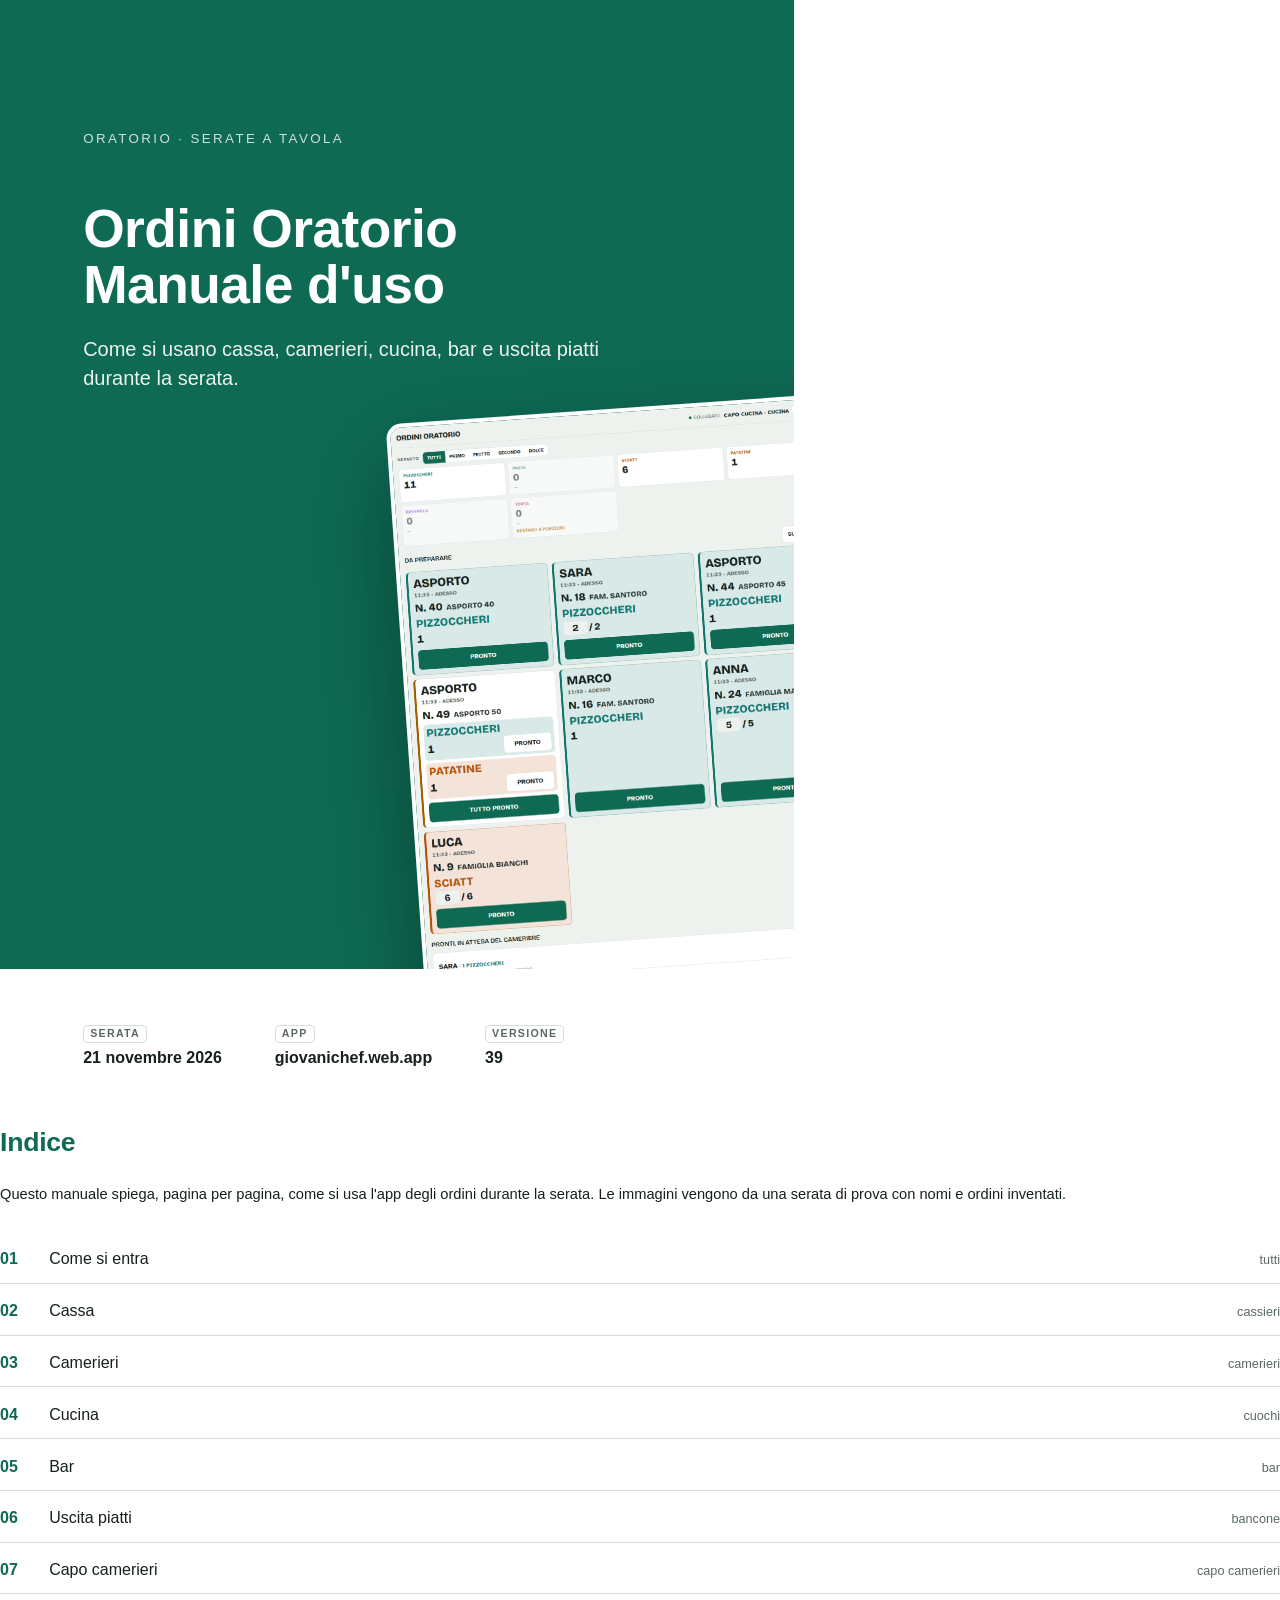
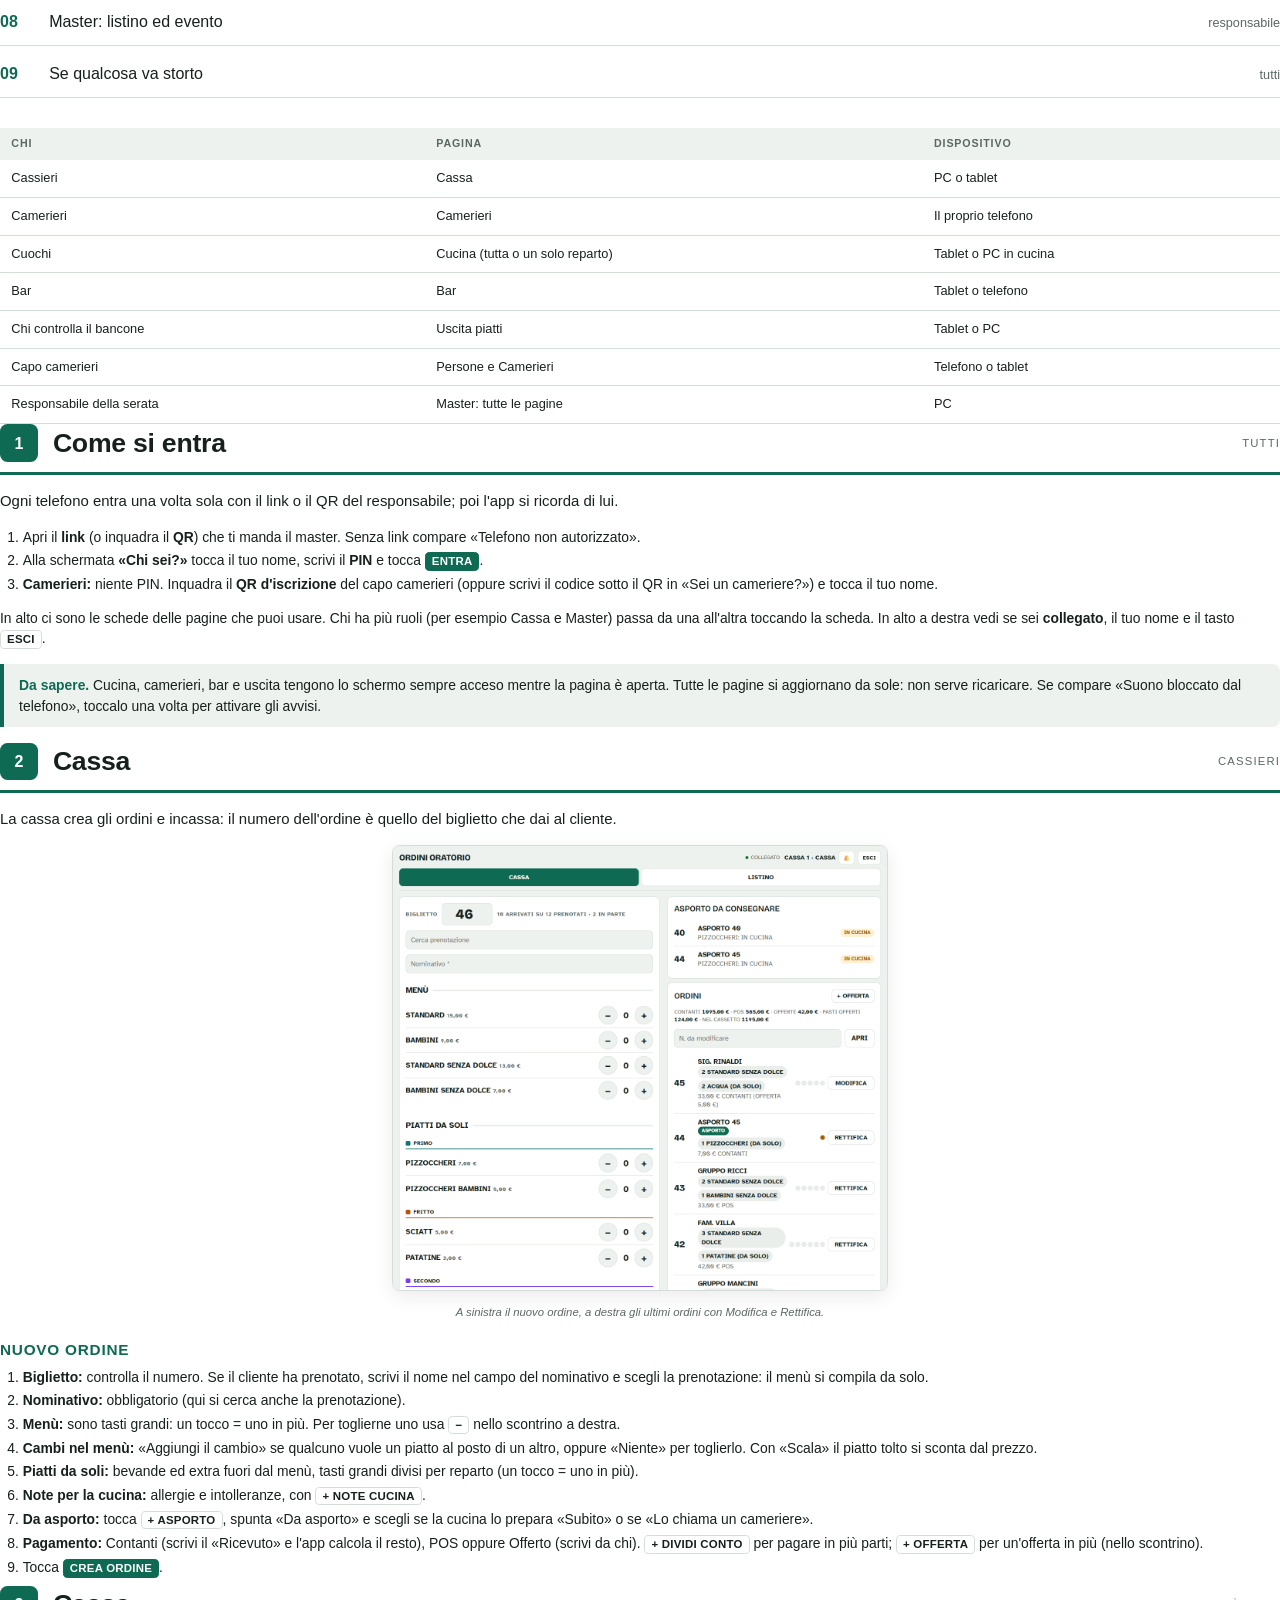
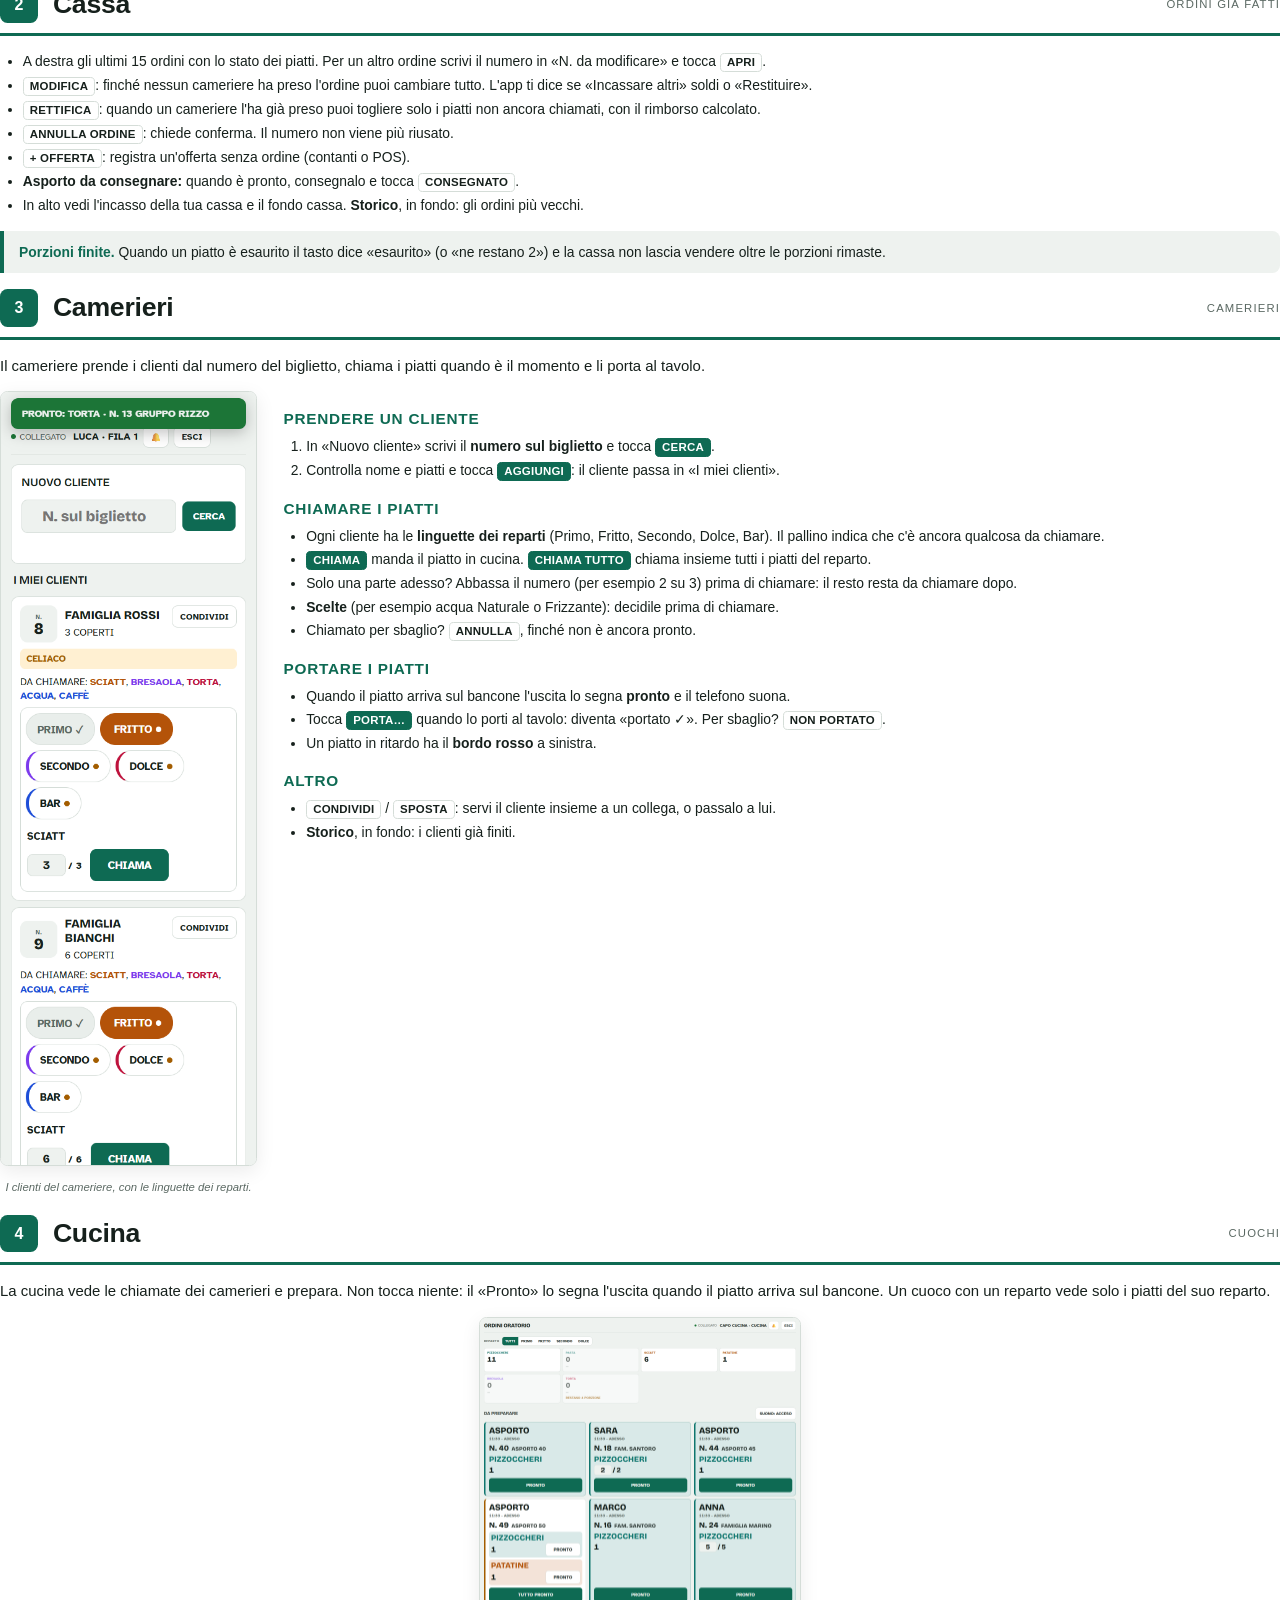
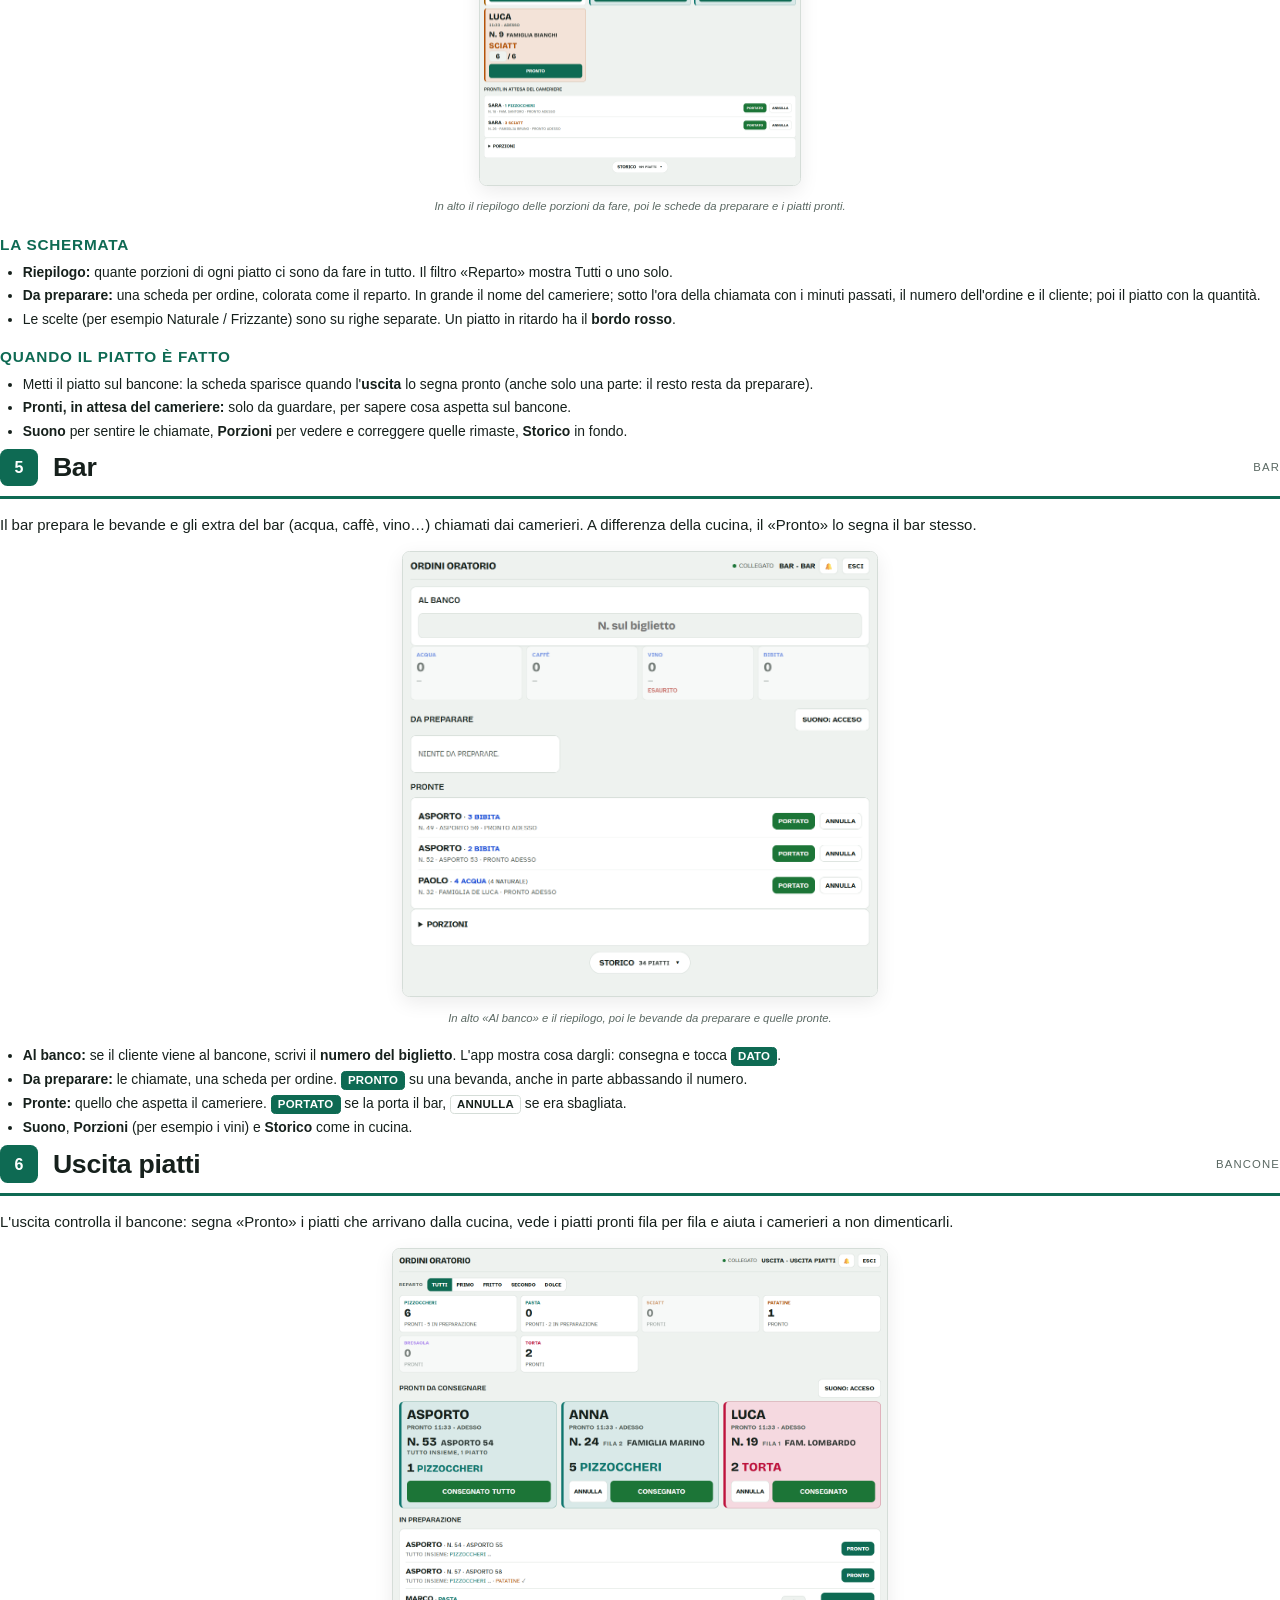
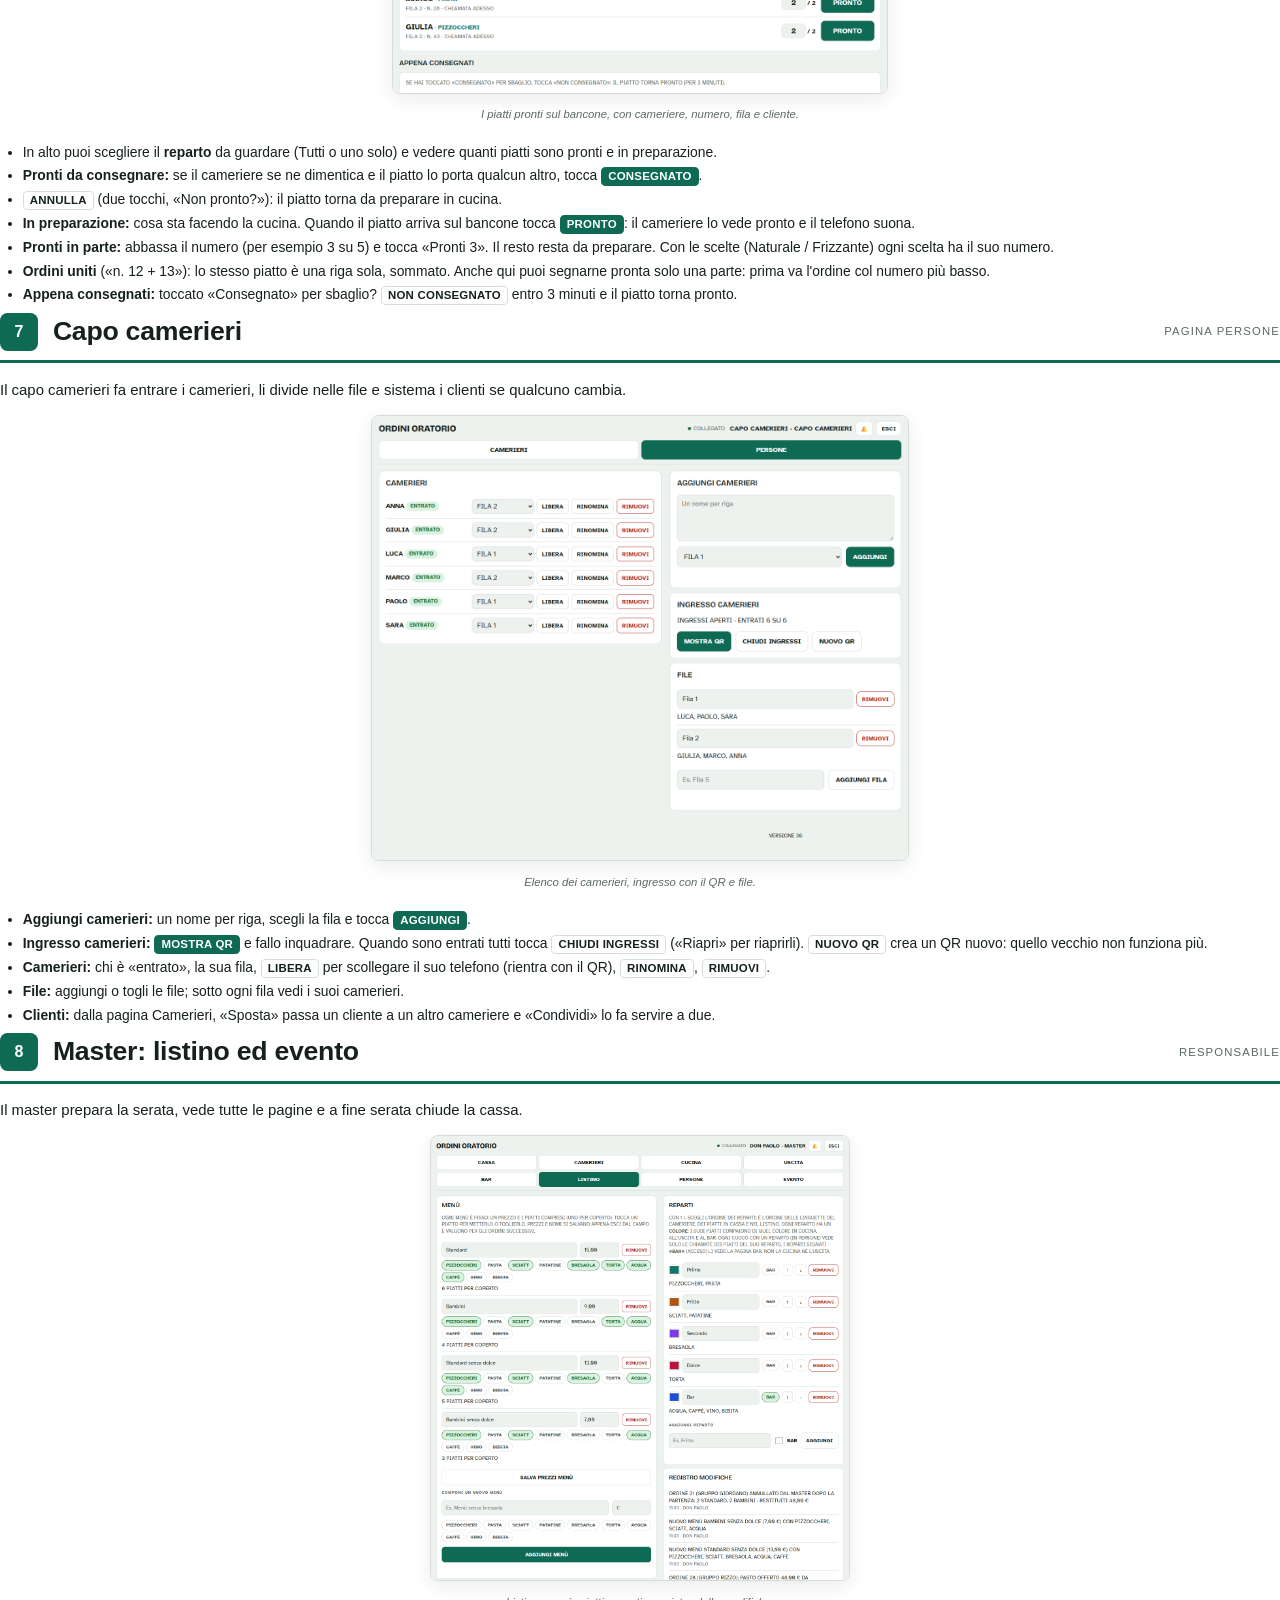
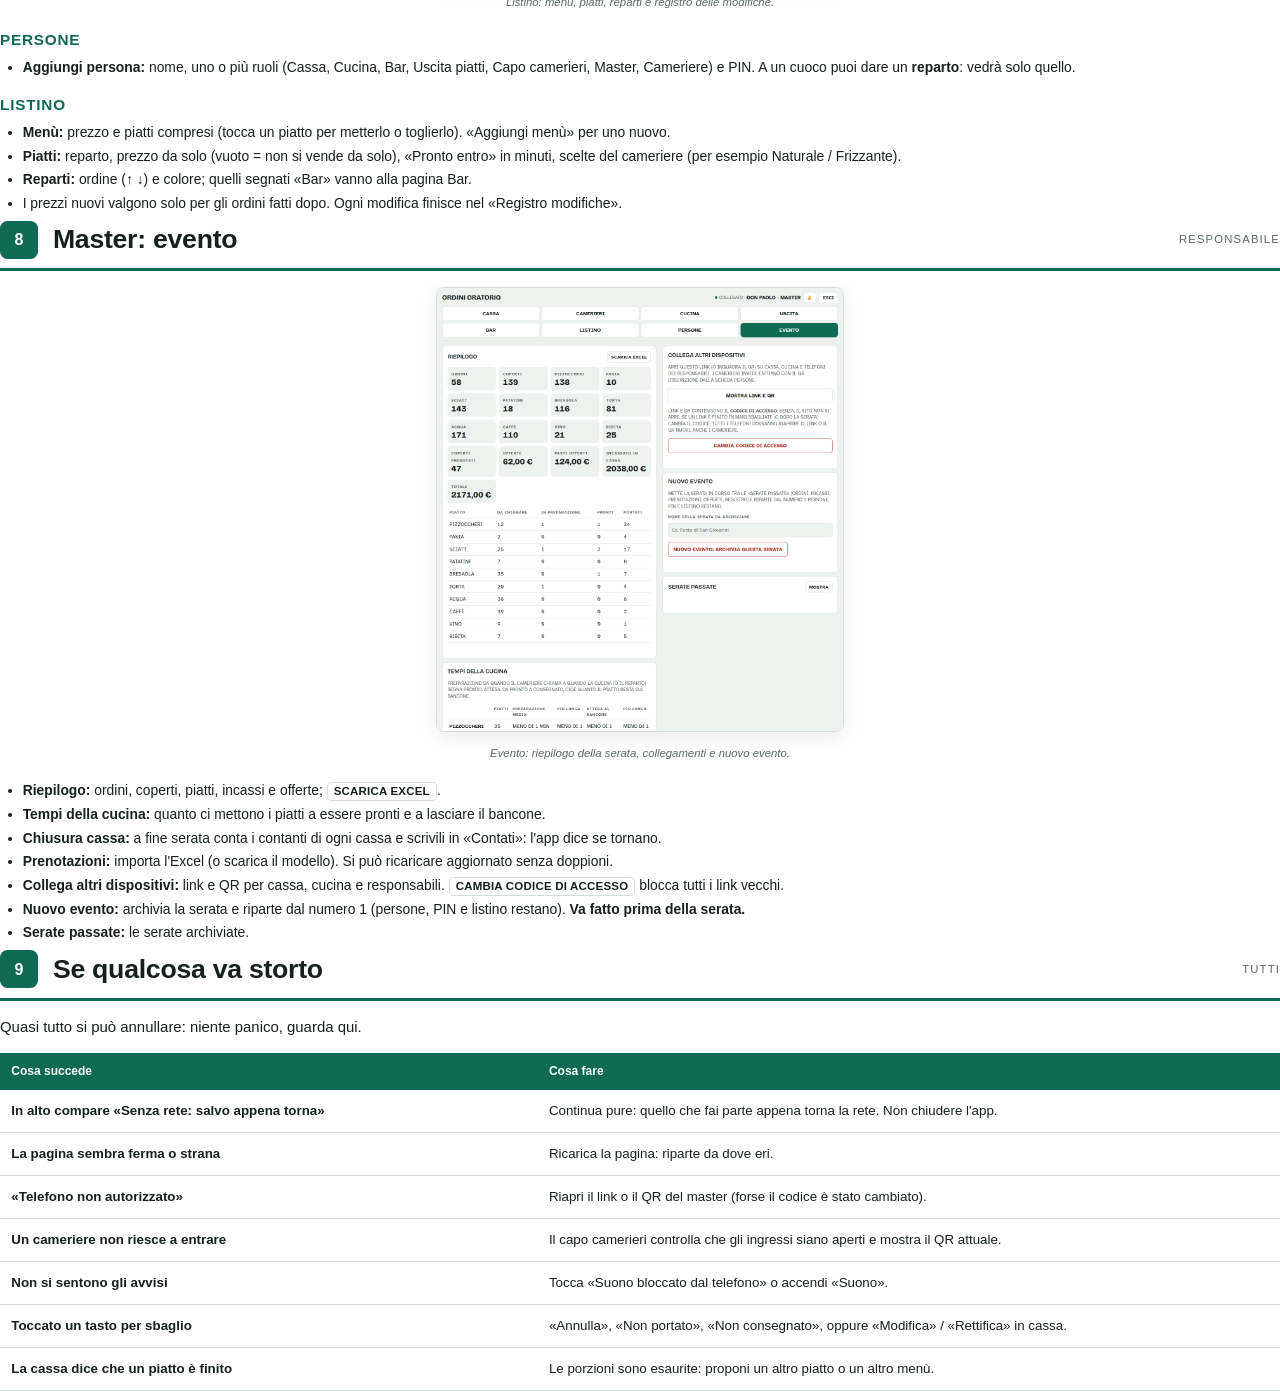
<file: docs/manuale-img/manuale.html>
<!doctype html>
<html lang="it">
<head>
<meta charset="utf-8">
<title>Manuale d'uso – Ordini Oratorio</title>
<style>
  @page { size: A4; margin: 16mm 16mm 18mm 16mm; }
  @page :first { margin: 0; }
  :root { --accent:#0e6a53; --ink:#16201c; --muted:#5a6862; --line:#d5ddd8; --soft:#eef2ef; --warm:#a35d00; }
  * { box-sizing: border-box; }
  html { -webkit-print-color-adjust: exact; print-color-adjust: exact; }
  body { margin:0; font-family: "Segoe UI", Arial, sans-serif; color: var(--ink); font-size: 10.4pt; line-height: 1.45; }
  h1, h2, h3 { font-weight: 700; letter-spacing: -.01em; }
  b { font-weight: 650; }

  /* copertina */
  .cover { height: 297mm; width: 210mm; position: relative; background: var(--accent); color: #fff; padding: 34mm 22mm; page-break-after: always; overflow: hidden; }
  .cover .tag { font-size: 10pt; letter-spacing: .18em; text-transform: uppercase; opacity: .8; }
  .cover h1 { font-size: 40pt; line-height: 1.05; margin: 14mm 0 6mm; }
  .cover .sub { font-size: 15pt; opacity: .92; max-width: 140mm; }
  .cover .band { position: absolute; left: 0; right: 0; bottom: 0; background: #fff; color: var(--ink); padding: 14mm 22mm; }
  .cover .band .row { display: flex; gap: 14mm; }
  .cover .band .k { font-size: 8pt; text-transform: uppercase; letter-spacing: .12em; color: var(--muted); }
  .cover .band .v { font-size: 12pt; font-weight: 650; margin-top: 1mm; }
  .cover .shot { position: absolute; right: -18mm; top: 108mm; width: 120mm; transform: rotate(-4deg); border-radius: 4mm; box-shadow: 0 10mm 24mm rgba(0,0,0,.35); border: 1.2mm solid #fff; }

  /* indice */
  .toc { page-break-after: always; }
  .toc h2 { font-size: 20pt; margin: 0 0 6mm; color: var(--accent); }
  .toc ol { list-style: none; padding: 0; margin: 0; counter-reset: s; }
  .toc li { counter-increment: s; display: flex; align-items: baseline; gap: 4mm; padding: 3.2mm 0; border-bottom: .3mm solid var(--line); font-size: 12pt; }
  .toc li::before { content: counter(s, decimal-leading-zero); color: var(--accent); font-weight: 700; width: 9mm; }
  .toc li span { color: var(--muted); font-size: 9.5pt; margin-left: auto; }
  .intro { margin: 0 0 8mm; font-size: 11pt; }
  table.roles { width: 100%; border-collapse: collapse; margin-top: 8mm; font-size: 9.6pt; }
  table.roles th { text-align: left; background: var(--soft); padding: 2.2mm 3mm; font-size: 8pt; text-transform: uppercase; letter-spacing: .08em; color: var(--muted); }
  table.roles td { padding: 2.4mm 3mm; border-bottom: .3mm solid var(--line); }

  /* sezioni */
  section.page { page-break-before: always; }
  .head { display: flex; align-items: center; gap: 4mm; border-bottom: .8mm solid var(--accent); padding-bottom: 2.5mm; margin-bottom: 4mm; }
  .head .n { background: var(--accent); color: #fff; font-weight: 700; font-size: 12pt; width: 10mm; height: 10mm; border-radius: 2mm; display: flex; align-items: center; justify-content: center; }
  .head h2 { margin: 0; font-size: 20pt; }
  .head .who { margin-left: auto; font-size: 8.5pt; color: var(--muted); text-transform: uppercase; letter-spacing: .1em; }
  .lead { font-size: 11.2pt; margin: 0 0 4mm; }
  figure { margin: 0 0 5mm; text-align: center; break-inside: avoid; }
  figure img { max-width: 100%; max-height: 118mm; border: .3mm solid var(--line); border-radius: 2mm; box-shadow: 0 1.5mm 5mm rgba(0,0,0,.08); }
  figure.tall img { max-height: 124mm; }
  h3.newpage { page-break-before: always; margin-top: 0; }
  figcaption { font-size: 8.5pt; color: var(--muted); margin-top: 2mm; font-style: italic; }
  h3 { font-size: 11.5pt; color: var(--accent); margin: 4.5mm 0 1.5mm; text-transform: uppercase; letter-spacing: .05em; }
  ol, ul { margin: 0 0 2mm; padding-left: 6mm; }
  li { margin: .9mm 0; break-inside: avoid; }
  .split { display: grid; grid-template-columns: 68mm 1fr; gap: 7mm; align-items: start; }
  .split figure img { max-height: 205mm; }
  .tip { background: var(--soft); border-left: 1.2mm solid var(--accent); padding: 3mm 4mm; margin: 4mm 0; border-radius: 0 2mm 2mm 0; break-inside: avoid; }
  .tip b { color: var(--accent); }
  table.help { width: 100%; border-collapse: collapse; font-size: 10pt; }
  table.help th { text-align: left; background: var(--accent); color: #fff; padding: 2.6mm 3mm; font-size: 9pt; }
  table.help td { padding: 3mm; border-bottom: .3mm solid var(--line); vertical-align: top; }
  table.help td:first-child { width: 42%; font-weight: 600; }
  table.help tr { break-inside: avoid; }
  .k { display: inline-block; border: .3mm solid var(--line); background: #fff; border-radius: 1.2mm; padding: 0 1.6mm; font-size: 8.6pt; font-weight: 700; text-transform: uppercase; letter-spacing: .02em; white-space: nowrap; }
  .k.g { background: var(--accent); color: #fff; border-color: var(--accent); }
</style>
</head>
<body>

<div class="cover">
  <div class="tag">Oratorio · Serate a tavola</div>
  <h1>Ordini Oratorio<br>Manuale d'uso</h1>
  <div class="sub">Come si usano cassa, camerieri, cucina, bar e uscita piatti durante la serata.</div>
  <img class="shot" src="cucina.png" alt="">
  <div class="band"><div class="row">
    <div><div class="k">Serata</div><div class="v">21 novembre 2026</div></div>
    <div><div class="k">App</div><div class="v">giovanichef.web.app</div></div>
    <div><div class="k">Versione</div><div class="v">39</div></div>
  </div></div>
</div>

<div class="toc">
  <h2>Indice</h2>
  <p class="intro">Questo manuale spiega, pagina per pagina, come si usa l'app degli ordini durante la serata. Le immagini vengono da una serata di prova con nomi e ordini inventati.</p>
  <ol>
    <li>Come si entra <span>tutti</span></li>
    <li>Cassa <span>cassieri</span></li>
    <li>Camerieri <span>camerieri</span></li>
    <li>Cucina <span>cuochi</span></li>
    <li>Bar <span>bar</span></li>
    <li>Uscita piatti <span>bancone</span></li>
    <li>Capo camerieri <span>capo camerieri</span></li>
    <li>Master: listino ed evento <span>responsabile</span></li>
    <li>Se qualcosa va storto <span>tutti</span></li>
  </ol>
  <table class="roles">
    <tr><th>Chi</th><th>Pagina</th><th>Dispositivo</th></tr>
    <tr><td>Cassieri</td><td>Cassa</td><td>PC o tablet</td></tr>
    <tr><td>Camerieri</td><td>Camerieri</td><td>Il proprio telefono</td></tr>
    <tr><td>Cuochi</td><td>Cucina (tutta o un solo reparto)</td><td>Tablet o PC in cucina</td></tr>
    <tr><td>Bar</td><td>Bar</td><td>Tablet o telefono</td></tr>
    <tr><td>Chi controlla il bancone</td><td>Uscita piatti</td><td>Tablet o PC</td></tr>
    <tr><td>Capo camerieri</td><td>Persone e Camerieri</td><td>Telefono o tablet</td></tr>
    <tr><td>Responsabile della serata</td><td>Master: tutte le pagine</td><td>PC</td></tr>
  </table>
</div>

<section class="page">
  <div class="head"><div class="n">1</div><h2>Come si entra</h2><div class="who">Tutti</div></div>
  <p class="lead">Ogni telefono entra una volta sola con il link o il QR del responsabile; poi l'app si ricorda di lui.</p>
  <ol>
    <li>Apri il <b>link</b> (o inquadra il <b>QR</b>) che ti manda il master. Senza link compare «Telefono non autorizzato».</li>
    <li>Alla schermata <b>«Chi sei?»</b> tocca il tuo nome, scrivi il <b>PIN</b> e tocca <span class="k g">Entra</span>.</li>
    <li><b>Camerieri:</b> niente PIN. Inquadra il <b>QR d'iscrizione</b> del capo camerieri (oppure scrivi il codice sotto il QR in «Sei un cameriere?») e tocca il tuo nome.</li>
  </ol>
  <p>In alto ci sono le schede delle pagine che puoi usare. Chi ha più ruoli (per esempio Cassa e Master) passa da una all'altra toccando la scheda. In alto a destra vedi se sei <b>collegato</b>, il tuo nome e il tasto <span class="k">Esci</span>.</p>
  <div class="tip"><b>Da sapere.</b> Cucina, camerieri, bar e uscita tengono lo schermo sempre acceso mentre la pagina è aperta. Tutte le pagine si aggiornano da sole: non serve ricaricare. Se compare «Suono bloccato dal telefono», toccalo una volta per attivare gli avvisi.</div>
</section>

<section class="page">
  <div class="head"><div class="n">2</div><h2>Cassa</h2><div class="who">Cassieri</div></div>
  <p class="lead">La cassa crea gli ordini e incassa: il numero dell'ordine è quello del biglietto che dai al cliente.</p>
  <figure><img src="cassa.png" alt=""><figcaption>A sinistra il nuovo ordine, a destra gli ultimi ordini con Modifica e Rettifica.</figcaption></figure>
  <h3>Nuovo ordine</h3>
  <ol>
    <li><b>Biglietto:</b> controlla il numero. Se il cliente ha prenotato, scrivi il nome nel campo del nominativo e scegli la prenotazione: il menù si compila da solo.</li>
    <li><b>Nominativo:</b> obbligatorio (qui si cerca anche la prenotazione).</li>
    <li><b>Menù:</b> sono tasti grandi: un tocco = uno in più. Per toglierne uno usa <span class="k">−</span> nello scontrino a destra.</li>
    <li><b>Cambi nel menù:</b> «Aggiungi il cambio» se qualcuno vuole un piatto al posto di un altro, oppure «Niente» per toglierlo. Con «Scala» il piatto tolto si sconta dal prezzo.</li>
    <li><b>Piatti da soli:</b> bevande ed extra fuori dal menù, tasti grandi divisi per reparto (un tocco = uno in più).</li>
    <li><b>Note per la cucina:</b> allergie e intolleranze, con <span class="k">+ Note cucina</span>.</li>
    <li><b>Da asporto:</b> tocca <span class="k">+ Asporto</span>, spunta «Da asporto» e scegli se la cucina lo prepara «Subito» o se «Lo chiama un cameriere».</li>
    <li><b>Pagamento:</b> Contanti (scrivi il «Ricevuto» e l'app calcola il resto), POS oppure Offerto (scrivi da chi). <span class="k">+ Dividi conto</span> per pagare in più parti; <span class="k">+ Offerta</span> per un'offerta in più (nello scontrino).</li>
    <li>Tocca <span class="k g">Crea ordine</span>.</li>
  </ol>
  <div class="head" style="page-break-before:always"><div class="n">2</div><h2>Cassa</h2><div class="who">Ordini già fatti</div></div>
  <ul>
    <li>A destra gli ultimi 15 ordini con lo stato dei piatti. Per un altro ordine scrivi il numero in «N. da modificare» e tocca <span class="k">Apri</span>.</li>
    <li><span class="k">Modifica</span>: finché nessun cameriere ha preso l'ordine puoi cambiare tutto. L'app ti dice se «Incassare altri» soldi o «Restituire».</li>
    <li><span class="k">Rettifica</span>: quando un cameriere l'ha già preso puoi togliere solo i piatti non ancora chiamati, con il rimborso calcolato.</li>
    <li><span class="k">Annulla ordine</span>: chiede conferma. Il numero non viene più riusato.</li>
    <li><span class="k">+ Offerta</span>: registra un'offerta senza ordine (contanti o POS).</li>
    <li><b>Asporto da consegnare:</b> quando è pronto, consegnalo e tocca <span class="k">Consegnato</span>.</li>
    <li>In alto vedi l'incasso della tua cassa e il fondo cassa. <b>Storico</b>, in fondo: gli ordini più vecchi.</li>
  </ul>
  <div class="tip"><b>Porzioni finite.</b> Quando un piatto è esaurito il tasto dice «esaurito» (o «ne restano 2») e la cassa non lascia vendere oltre le porzioni rimaste.</div>
</section>

<section class="page">
  <div class="head"><div class="n">3</div><h2>Camerieri</h2><div class="who">Camerieri</div></div>
  <p class="lead">Il cameriere prende i clienti dal numero del biglietto, chiama i piatti quando è il momento e li porta al tavolo.</p>
  <div class="split">
    <figure><img src="camerieri.png" alt=""><figcaption>I clienti del cameriere, con le linguette dei reparti.</figcaption></figure>
    <div>
      <h3>Prendere un cliente</h3>
      <ol>
        <li>In «Nuovo cliente» scrivi il <b>numero sul biglietto</b> e tocca <span class="k g">Cerca</span>.</li>
        <li>Controlla nome e piatti e tocca <span class="k g">Aggiungi</span>: il cliente passa in «I miei clienti».</li>
      </ol>
      <h3>Chiamare i piatti</h3>
      <ul>
        <li>Ogni cliente ha le <b>linguette dei reparti</b> (Primo, Fritto, Secondo, Dolce, Bar). Il pallino indica che c'è ancora qualcosa da chiamare.</li>
        <li><span class="k g">Chiama</span> manda il piatto in cucina. <span class="k g">Chiama tutto</span> chiama insieme tutti i piatti del reparto.</li>
        <li>Solo una parte adesso? Abbassa il numero (per esempio 2 su 3) prima di chiamare: il resto resta da chiamare dopo.</li>
        <li><b>Scelte</b> (per esempio acqua Naturale o Frizzante): decidile prima di chiamare.</li>
        <li>Chiamato per sbaglio? <span class="k">Annulla</span>, finché non è ancora pronto.</li>
      </ul>
      <h3>Portare i piatti</h3>
      <ul>
        <li>Quando il piatto arriva sul bancone l'uscita lo segna <b>pronto</b> e il telefono suona.</li>
        <li>Tocca <span class="k g">Porta…</span> quando lo porti al tavolo: diventa «portato ✓». Per sbaglio? <span class="k">Non portato</span>.</li>
        <li>Un piatto in ritardo ha il <b>bordo rosso</b> a sinistra.</li>
      </ul>
      <h3>Altro</h3>
      <ul>
        <li><span class="k">Condividi</span> / <span class="k">Sposta</span>: servi il cliente insieme a un collega, o passalo a lui.</li>
        <li><b>Storico</b>, in fondo: i clienti già finiti.</li>
      </ul>
    </div>
  </div>
</section>

<section class="page">
  <div class="head"><div class="n">4</div><h2>Cucina</h2><div class="who">Cuochi</div></div>
  <p class="lead">La cucina vede le chiamate dei camerieri e prepara. Non tocca niente: il «Pronto» lo segna l'uscita quando il piatto arriva sul bancone. Un cuoco con un reparto vede solo i piatti del suo reparto.</p>
  <figure class="tall"><img src="cucina.png" alt=""><figcaption>In alto il riepilogo delle porzioni da fare, poi le schede da preparare e i piatti pronti.</figcaption></figure>
  <h3>La schermata</h3>
  <ul>
    <li><b>Riepilogo:</b> quante porzioni di ogni piatto ci sono da fare in tutto. Il filtro «Reparto» mostra Tutti o uno solo.</li>
    <li><b>Da preparare:</b> una scheda per ordine, colorata come il reparto. In grande il nome del cameriere; sotto l'ora della chiamata con i minuti passati, il numero dell'ordine e il cliente; poi il piatto con la quantità.</li>
    <li>Le scelte (per esempio Naturale / Frizzante) sono su righe separate. Un piatto in ritardo ha il <b>bordo rosso</b>.</li>
  </ul>
  <h3>Quando il piatto è fatto</h3>
  <ul>
    <li>Metti il piatto sul bancone: la scheda sparisce quando l'<b>uscita</b> lo segna pronto (anche solo una parte: il resto resta da preparare).</li>
    <li><b>Pronti, in attesa del cameriere:</b> solo da guardare, per sapere cosa aspetta sul bancone.</li>
    <li><b>Suono</b> per sentire le chiamate, <b>Porzioni</b> per vedere e correggere quelle rimaste, <b>Storico</b> in fondo.</li>
  </ul>
</section>

<section class="page">
  <div class="head"><div class="n">5</div><h2>Bar</h2><div class="who">Bar</div></div>
  <p class="lead">Il bar prepara le bevande e gli extra del bar (acqua, caffè, vino…) chiamati dai camerieri. A differenza della cucina, il «Pronto» lo segna il bar stesso.</p>
  <figure><img src="bar.png" alt=""><figcaption>In alto «Al banco» e il riepilogo, poi le bevande da preparare e quelle pronte.</figcaption></figure>
  <ul>
    <li><b>Al banco:</b> se il cliente viene al bancone, scrivi il <b>numero del biglietto</b>. L'app mostra cosa dargli: consegna e tocca <span class="k g">Dato</span>.</li>
    <li><b>Da preparare:</b> le chiamate, una scheda per ordine. <span class="k g">Pronto</span> su una bevanda, anche in parte abbassando il numero.</li>
    <li><b>Pronte:</b> quello che aspetta il cameriere. <span class="k g">Portato</span> se la porta il bar, <span class="k">Annulla</span> se era sbagliata.</li>
    <li><b>Suono</b>, <b>Porzioni</b> (per esempio i vini) e <b>Storico</b> come in cucina.</li>
  </ul>
</section>

<section class="page">
  <div class="head"><div class="n">6</div><h2>Uscita piatti</h2><div class="who">Bancone</div></div>
  <p class="lead">L'uscita controlla il bancone: segna «Pronto» i piatti che arrivano dalla cucina, vede i piatti pronti fila per fila e aiuta i camerieri a non dimenticarli.</p>
  <figure><img src="uscita.png" alt=""><figcaption>I piatti pronti sul bancone, con cameriere, numero, fila e cliente.</figcaption></figure>
  <ul>
    <li>In alto puoi scegliere il <b>reparto</b> da guardare (Tutti o uno solo) e vedere quanti piatti sono pronti e in preparazione.</li>
    <li><b>Pronti da consegnare:</b> se il cameriere se ne dimentica e il piatto lo porta qualcun altro, tocca <span class="k g">Consegnato</span>.</li>
    <li><span class="k">Annulla</span> (due tocchi, «Non pronto?»): il piatto torna da preparare in cucina.</li>
    <li><b>In preparazione:</b> cosa sta facendo la cucina. Quando il piatto arriva sul bancone tocca <span class="k g">Pronto</span>: il cameriere lo vede pronto e il telefono suona.</li>
    <li><b>Pronti in parte:</b> abbassa il numero (per esempio 3 su 5) e tocca «Pronti 3». Il resto resta da preparare. Con le scelte (Naturale / Frizzante) ogni scelta ha il suo numero.</li>
    <li><b>Ordini uniti</b> («n. 12 + 13»): lo stesso piatto è una riga sola, sommato. Anche qui puoi segnarne pronta solo una parte: prima va l'ordine col numero più basso.</li>
    <li><b>Appena consegnati:</b> toccato «Consegnato» per sbaglio? <span class="k">Non consegnato</span> entro 3 minuti e il piatto torna pronto.</li>
  </ul>
</section>

<section class="page">
  <div class="head"><div class="n">7</div><h2>Capo camerieri</h2><div class="who">Pagina Persone</div></div>
  <p class="lead">Il capo camerieri fa entrare i camerieri, li divide nelle file e sistema i clienti se qualcuno cambia.</p>
  <figure><img src="persone.png" alt=""><figcaption>Elenco dei camerieri, ingresso con il QR e file.</figcaption></figure>
  <ul>
    <li><b>Aggiungi camerieri:</b> un nome per riga, scegli la fila e tocca <span class="k g">Aggiungi</span>.</li>
    <li><b>Ingresso camerieri:</b> <span class="k g">Mostra QR</span> e fallo inquadrare. Quando sono entrati tutti tocca <span class="k">Chiudi ingressi</span> («Riapri» per riaprirli). <span class="k">Nuovo QR</span> crea un QR nuovo: quello vecchio non funziona più.</li>
    <li><b>Camerieri:</b> chi è «entrato», la sua fila, <span class="k">Libera</span> per scollegare il suo telefono (rientra con il QR), <span class="k">Rinomina</span>, <span class="k">Rimuovi</span>.</li>
    <li><b>File:</b> aggiungi o togli le file; sotto ogni fila vedi i suoi camerieri.</li>
    <li><b>Clienti:</b> dalla pagina Camerieri, «Sposta» passa un cliente a un altro cameriere e «Condividi» lo fa servire a due.</li>
  </ul>
</section>

<section class="page">
  <div class="head"><div class="n">8</div><h2>Master: listino ed evento</h2><div class="who">Responsabile</div></div>
  <p class="lead">Il master prepara la serata, vede tutte le pagine e a fine serata chiude la cassa.</p>
  <figure><img src="listino.png" alt=""><figcaption>Listino: menù, piatti, reparti e registro delle modifiche.</figcaption></figure>
  <h3>Persone</h3>
  <ul>
    <li><b>Aggiungi persona:</b> nome, uno o più ruoli (Cassa, Cucina, Bar, Uscita piatti, Capo camerieri, Master, Cameriere) e PIN. A un cuoco puoi dare un <b>reparto</b>: vedrà solo quello.</li>
  </ul>
  <h3>Listino</h3>
  <ul>
    <li><b>Menù:</b> prezzo e piatti compresi (tocca un piatto per metterlo o toglierlo). «Aggiungi menù» per uno nuovo.</li>
    <li><b>Piatti:</b> reparto, prezzo da solo (vuoto = non si vende da solo), «Pronto entro» in minuti, scelte del cameriere (per esempio Naturale / Frizzante).</li>
    <li><b>Reparti:</b> ordine (↑ ↓) e colore; quelli segnati «Bar» vanno alla pagina Bar.</li>
    <li>I prezzi nuovi valgono solo per gli ordini fatti dopo. Ogni modifica finisce nel «Registro modifiche».</li>
  </ul>
</section>

<section class="page">
  <div class="head"><div class="n">8</div><h2>Master: evento</h2><div class="who">Responsabile</div></div>
  <figure><img src="evento.png" alt=""><figcaption>Evento: riepilogo della serata, collegamenti e nuovo evento.</figcaption></figure>
  <ul>
    <li><b>Riepilogo:</b> ordini, coperti, piatti, incassi e offerte; <span class="k">Scarica Excel</span>.</li>
    <li><b>Tempi della cucina:</b> quanto ci mettono i piatti a essere pronti e a lasciare il bancone.</li>
    <li><b>Chiusura cassa:</b> a fine serata conta i contanti di ogni cassa e scrivili in «Contati»: l'app dice se tornano.</li>
    <li><b>Prenotazioni:</b> importa l'Excel (o scarica il modello). Si può ricaricare aggiornato senza doppioni.</li>
    <li><b>Collega altri dispositivi:</b> link e QR per cassa, cucina e responsabili. <span class="k">Cambia codice di accesso</span> blocca tutti i link vecchi.</li>
    <li><b>Nuovo evento:</b> archivia la serata e riparte dal numero 1 (persone, PIN e listino restano). <b>Va fatto prima della serata.</b></li>
    <li><b>Serate passate:</b> le serate archiviate.</li>
  </ul>
</section>

<section class="page">
  <div class="head"><div class="n">9</div><h2>Se qualcosa va storto</h2><div class="who">Tutti</div></div>
  <p class="lead">Quasi tutto si può annullare: niente panico, guarda qui.</p>
  <table class="help">
    <tr><th>Cosa succede</th><th>Cosa fare</th></tr>
    <tr><td>In alto compare «Senza rete: salvo appena torna»</td><td>Continua pure: quello che fai parte appena torna la rete. Non chiudere l'app.</td></tr>
    <tr><td>La pagina sembra ferma o strana</td><td>Ricarica la pagina: riparte da dove eri.</td></tr>
    <tr><td>«Telefono non autorizzato»</td><td>Riapri il link o il QR del master (forse il codice è stato cambiato).</td></tr>
    <tr><td>Un cameriere non riesce a entrare</td><td>Il capo camerieri controlla che gli ingressi siano aperti e mostra il QR attuale.</td></tr>
    <tr><td>Non si sentono gli avvisi</td><td>Tocca «Suono bloccato dal telefono» o accendi «Suono».</td></tr>
    <tr><td>Toccato un tasto per sbaglio</td><td>«Annulla», «Non portato», «Non consegnato», oppure «Modifica» / «Rettifica» in cassa.</td></tr>
    <tr><td>La cassa dice che un piatto è finito</td><td>Le porzioni sono esaurite: proponi un altro piatto o un altro menù.</td></tr>
  </table>
</section>

</body>
</html>
</file>
